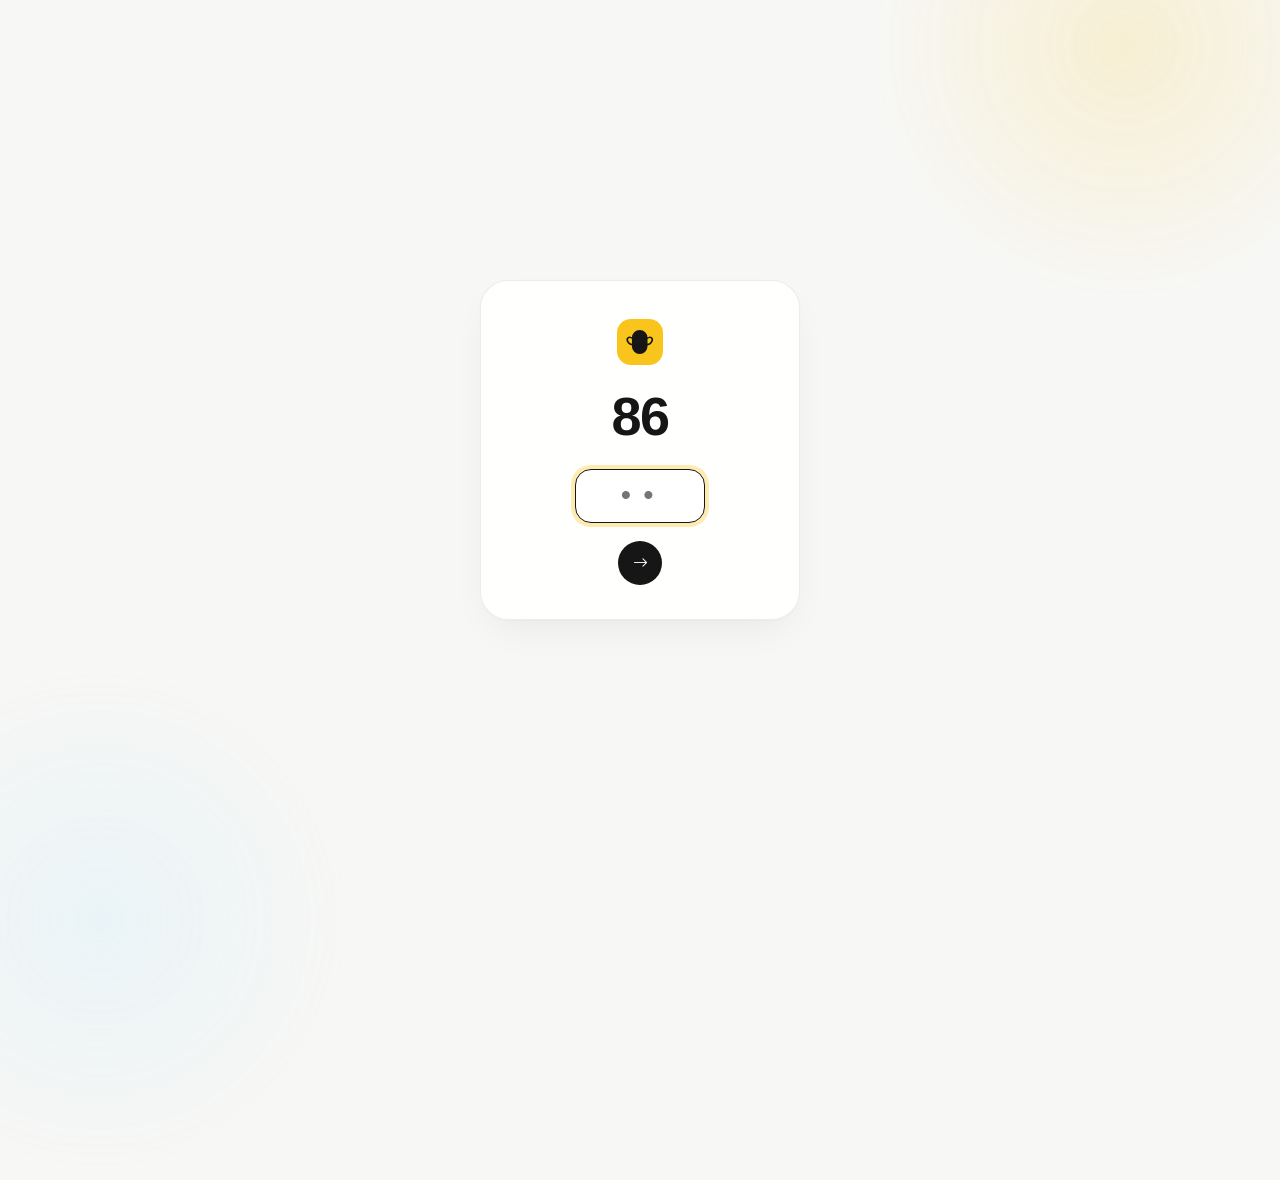
<file: index.html>
<!doctype html>
<html lang="en">
  <head>
    <meta charset="UTF-8" />
    <meta name="viewport" content="width=device-width, initial-scale=1.0" />
    <meta name="theme-color" content="#f9c51c" />
    <title>Humblebee AI | Explore</title>
    <link href="https://cdn.jsdelivr.net/npm/bootstrap-icons@1.11.3/font/bootstrap-icons.min.css" rel="stylesheet" />
    <link rel="stylesheet" href="styles.css" />
    <link rel="stylesheet" href="motion.css" />
    <script src="auth.js"></script>
  </head>
  <body>
    <main class="app-shell">
      <div class="ambient ambient-one"></div>
      <div class="ambient ambient-two"></div>

      <nav class="topbar" aria-label="Main navigation">
        <a class="brand" href="#" aria-label="Humblebee AI home">
          <span class="brand-mark" aria-hidden="true">
            <svg viewBox="0 0 36 36" role="img">
              <path d="M10.3 13.6c0-4.1 3.3-7.4 7.4-7.4s7.4 3.3 7.4 7.4v8.8c0 4.1-3.3 7.4-7.4 7.4s-7.4-3.3-7.4-7.4v-8.8Z" />
              <path class="bee-stripe" d="M11.1 14.9h13.2M10.4 20h14.6M11.1 25.1h13.2" />
              <path class="bee-wing" d="M10.6 14.5C6 11.3 2.9 13.9 5.4 18.2c1.2 2 3.2 2.8 5.4 2.7M24.9 14.5c4.6-3.2 7.7-.6 5.2 3.7-1.2 2-3.2 2.8-5.4 2.7" />
              <path class="bee-eye" d="M15.3 12.8h.1M20 12.8h.1" />
            </svg>
          </span>
          <span>humblebee<span class="brand-dot">.</span>ai</span>
        </a>
        <div class="topbar-actions">
          <span class="status-pill"><span class="status-dot"></span>Workspace ready</span>
          <button class="logout-btn" onclick="humblebeeLogout()" type="button" title="Qulflash / Chiqish">
            <i class="bi bi-lock-fill"></i> Chiqish
          </button>
        </div>
      </nav>

      <section class="menu-grid" aria-label="Explore Humblebee AI">
        <button class="menu-card card-yellow" data-panel="pipeline" type="button">
          <span class="card-icon"><i class="bi bi-diagram-3-fill"></i></span>
          <span class="card-content">
            <span class="card-kicker">01 / ACADEMY</span>
            <strong>Talent pipeline</strong>
            <span class="card-description">From learner to AI talent.</span>
          </span>
          <span class="arrow"><i class="bi bi-arrow-up-right"></i></span>
        </button>

        <button class="menu-card card-blue" data-panel="preparation" type="button">
          <span class="card-icon"><i class="bi bi-mortarboard-fill"></i></span>
          <span class="card-content">
            <span class="card-kicker">02 / LEARNING</span>
            <strong>PRE</strong>
            <span class="card-description">A practical AI foundation.</span>
          </span>
          <span class="arrow"><i class="bi bi-arrow-up-right"></i></span>
        </button>

        <button class="menu-card card-lilac" data-panel="marketing" type="button">
          <span class="card-icon"><i class="bi bi-lightbulb-fill"></i></span>
          <span class="card-content">
            <span class="card-kicker">03 / GROWTH</span>
            <strong>Marketing strategy</strong>
            <span class="card-description">Ideas into momentum.</span>
          </span>
          <span class="arrow"><i class="bi bi-arrow-up-right"></i></span>
        </button>

        <button class="menu-card card-mint" data-panel="bpoint" type="button">
          <span class="card-icon"><i class="bi bi-bullseye"></i></span>
          <span class="card-content">
            <span class="card-kicker">04 / COMMUNITY</span>
            <strong>B point</strong>
            <span class="card-description">Your point of connection.</span>
          </span>
          <span class="arrow"><i class="bi bi-arrow-up-right"></i></span>
        </button>
      </section>

      <footer class="footer-note">
        <span>Powered by curiosity</span>
        <span class="footer-line"></span>
        <span>Humblebee AI</span>
      </footer>
    </main>


    <script src="script.js"></script>
    <script src="motion.js"></script>
  </body>
</html>
</file>
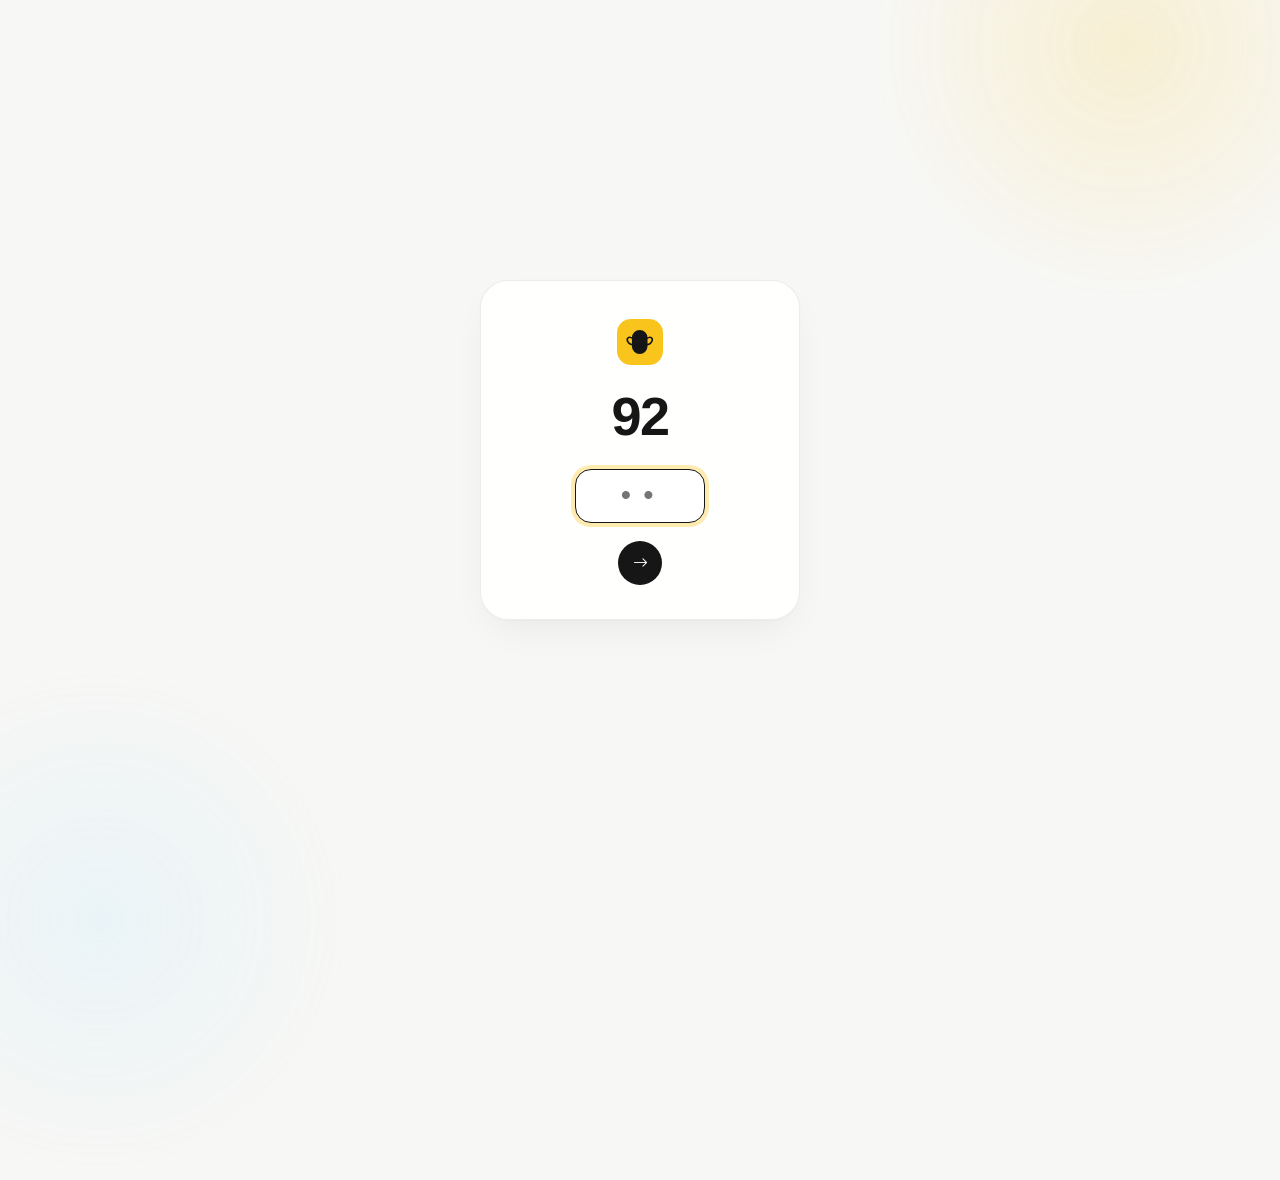
<file: bpoint.html>
<!doctype html>
<html lang="en">
  <head>
    <meta charset="UTF-8" />
    <meta name="viewport" content="width=device-width, initial-scale=1.0" />
    <meta name="theme-color" content="#E8A500" />
    <title>Point B — Where Graduates Land</title>
    <link href="https://cdn.jsdelivr.net/npm/bootstrap-icons@1.11.3/font/bootstrap-icons.min.css" rel="stylesheet" />
    <link rel="stylesheet" href="styles.css" />
    <link rel="stylesheet" href="bpoint.css" />
    <link rel="stylesheet" href="motion.css" />
    <script src="auth.js"></script>
  </head>
  <body class="bp-page">
    <header class="bp-topbar">
      <a class="brand" href="index.html" aria-label="Back to Humblebee AI home">
        <span class="brand-mark" aria-hidden="true">
          <svg viewBox="0 0 36 36"><path d="M10.3 13.6c0-4.1 3.3-7.4 7.4-7.4s7.4 3.3 7.4 7.4v8.8c0 4.1-3.3 7.4-7.4 7.4s-7.4-3.3-7.4-7.4v-8.8Z" /><path class="bee-stripe" d="M11.1 14.9h13.2M10.4 20h14.6M11.1 25.1h13.2" /><path class="bee-wing" d="M10.6 14.5C6 11.3 2.9 13.9 5.4 18.2c1.2 2 3.2 2.8 5.4 2.7M24.9 14.5c4.6-3.2 7.7-.6 5.2 3.7-1.2 2-3.2 2.8-5.4 2.7" /><path class="bee-eye" d="M15.3 12.8h.1M20 12.8h.1" /></svg>
        </span>
        <span>humblebee<span class="brand-dot">.</span>ai</span>
      </a>
      <a class="back-link" href="index.html"><i class="bi bi-arrow-left"></i> Back to menu</a>
    </header>

    <main class="bp-main">

      <!-- ============ STAGE → ROLE MAP ============ -->
      <section class="bp-section" aria-labelledby="h-map">
        <div class="section-head">
          <span class="section-tag">01</span>
          <div>
            <h2 id="h-map">What each stage qualifies you for</h2>
          </div>
        </div>

        <div class="map-grid">
          <article class="map-card">
            <header>
              <span class="map-stage">SL</span>
              <h3>Soft Landing</h3>
            </header>
            <p class="map-roles">Junior Backend &middot; Data Analyst &middot; Automation Engineer</p>
            <p class="map-pay"><strong>8&ndash;15M</strong> so&rsquo;m / month</p>
            <ul class="map-skills">
              <li>Python, Django or FastAPI</li>
              <li>SQL, PostgreSQL</li>
              <li>Git, Docker basics</li>
              <li>REST API integration</li>
            </ul>
            <p class="map-note">Internship or junior contract. The first paid role.</p>
          </article>

          <article class="map-card">
            <header>
              <span class="map-stage">FO</span>
              <h3>Foundation</h3>
            </header>
            <p class="map-roles">Middle Backend &middot; ML Engineer &middot; CV / NLP Engineer</p>
            <p class="map-pay"><strong>15&ndash;25M</strong> so&rsquo;m / month</p>
            <ul class="map-skills">
              <li>NumPy, Pandas, scikit-learn</li>
              <li>PyTorch or TensorFlow</li>
              <li>Kafka, Redis, microservices</li>
              <li>A specialisation: CV, NLP or AI systems</li>
            </ul>
            <p class="map-note">Full contract. Portfolio and specialisation matter here.</p>
          </article>

          <article class="map-card final">
            <header>
              <span class="map-stage">G3</span>
              <h3>Growth 3</h3>
            </header>
            <p class="map-roles">Senior Engineer &middot; Tech Lead &middot; Relocation track</p>
            <p class="map-pay"><strong>25M+</strong> so&rsquo;m / month, or <strong>$2.5&ndash;6k</strong> abroad</p>
            <ul class="map-skills">
              <li>Distributed systems, scaling</li>
              <li>Production ML, MLOps</li>
              <li>System design, mentoring</li>
              <li>Technical English (B2+)</li>
            </ul>
            <p class="map-note">International offers and relocation become realistic.</p>
          </article>
        </div>
      </section>

      <!-- ============ UZBEKISTAN ============ -->
      <section class="bp-section" aria-labelledby="h-uz">
        <div class="section-head">
          <span class="section-tag">02</span>
          <div>
            <h2 id="h-uz">Uzbekistan &mdash; the companies to sign with first</h2>
          </div>
        </div>

        <div class="co-table" role="table" aria-label="Uzbekistan employers">
          <div class="co-row co-head" role="row">
            <span role="columnheader">Company</span>
            <span role="columnheader">Roles for our students</span>
            <span role="columnheader">Stack they ask for</span>
            <span role="columnheader">Offer / month</span>
            <span role="columnheader">Match</span>
          </div>

          <div class="co-row" role="row">
            <div role="cell">
              <strong>Uzum Technologies</strong>
              <span class="co-meta">Marketplace, Fintech, Nasiya &middot; 220+ open roles</span>
            </div>
            <div role="cell">Backend Engineer, Data Analyst, ML / RecSys</div>
            <div role="cell"><code>Java</code> <code>Go</code> <code>Python</code> <code>PostgreSQL</code> <code>Kafka</code> <code>Redis</code> <code>K8s</code></div>
            <div role="cell" class="co-pay">15&ndash;25M+</div>
            <div role="cell"><span class="tag fo">FO</span><span class="tag g3">G3</span></div>
          </div>

          <div class="co-row" role="row">
            <div role="cell">
              <strong>TBC Bank UZ</strong>
              <span class="co-meta">Digital-first bank &middot; 110+ open roles</span>
            </div>
            <div role="cell">Backend, Data Engineer, Risk / Scoring analyst</div>
            <div role="cell"><code>Python</code> <code>Java</code> <code>SQL</code> <code>Airflow</code> <code>Docker</code></div>
            <div role="cell" class="co-pay">12&ndash;22M</div>
            <div role="cell"><span class="tag sl">SL</span><span class="tag fo">FO</span></div>
          </div>

          <div class="co-row" role="row">
            <div role="cell">
              <strong>Hamkorbank</strong>
              <span class="co-meta">One of the largest private banks &middot; 60+ open roles</span>
            </div>
            <div role="cell">Backend Developer, BI / Reporting analyst</div>
            <div role="cell"><code>Python</code> <code>Django</code> <code>Oracle</code> <code>Power BI</code> <code>SQL</code></div>
            <div role="cell" class="co-pay">10&ndash;18M</div>
            <div role="cell"><span class="tag sl">SL</span><span class="tag fo">FO</span></div>
          </div>

          <div class="co-row" role="row">
            <div role="cell">
              <strong>UCMG / UZCARD</strong>
              <span class="co-meta">National payment infrastructure</span>
            </div>
            <div role="cell">Python Developer (BNPL), Integration Engineer</div>
            <div role="cell"><code>Python</code> <code>FastAPI</code> <code>PostgreSQL</code> <code>REST</code></div>
            <div role="cell" class="co-pay">15&ndash;25M</div>
            <div role="cell"><span class="tag fo">FO</span></div>
          </div>

          <div class="co-row" role="row">
            <div role="cell">
              <strong>Beeline UZ (Unitel)</strong>
              <span class="co-meta">Telecom, large data volumes</span>
            </div>
            <div role="cell">Python Backend, Data Analyst</div>
            <div role="cell"><code>Python</code> <code>SQL</code> <code>Spark</code> <code>Linux</code></div>
            <div role="cell" class="co-pay">12&ndash;20M</div>
            <div role="cell"><span class="tag sl">SL</span><span class="tag fo">FO</span></div>
          </div>

          <div class="co-row" role="row">
            <div role="cell">
              <strong>Garant Bank &middot; Aros &middot; RedTeam</strong>
              <span class="co-meta">Mid-size firms, faster hiring</span>
            </div>
            <div role="cell">Middle Backend, AI agent developer</div>
            <div role="cell"><code>Python</code> <code>Django</code> <code>LLM APIs</code> <code>PostgreSQL</code></div>
            <div role="cell" class="co-pay">8&ndash;17M</div>
            <div role="cell"><span class="tag sl">SL</span></div>
          </div>
        </div>

      </section>

      <!-- ============ WHO HIRES AI/ML ============ -->
      <section class="bp-section" aria-labelledby="h-ai">
        <div class="section-head">
          <span class="section-tag">03</span>
          <div>
            <h2 id="h-ai">Who is hiring AI, ML and data people right now</h2>
          </div>
        </div>

        <h3 class="sub-head">Machine learning &amp; AI engineers</h3>
        <div class="co-table" role="table" aria-label="AI and ML employers">
          <div class="co-row co-head" role="row">
            <span role="columnheader">Company</span>
            <span role="columnheader">Role posted</span>
            <span role="columnheader">Asking for</span>
            <span role="columnheader">Offer</span>
            <span role="columnheader">Match</span>
          </div>

          <div class="co-row" role="row">
            <div role="cell"><strong>Key Group</strong><span class="co-meta">Private IT group</span></div>
            <div role="cell">ML Engineer / Data Scientist</div>
            <div role="cell"><code>Python</code> <code>PyTorch</code> <code>SQL</code> <code>3&ndash;6 yrs</code></div>
            <div role="cell" class="co-pay">$2,500</div>
            <div role="cell"><span class="tag g3">G3</span></div>
          </div>

          <div class="co-row" role="row">
            <div role="cell"><strong>Agrobank</strong><span class="co-meta">Two separate AI teams hiring</span></div>
            <div role="cell">MLOps Engineer &middot; NLP Team Lead (LLM)</div>
            <div role="cell"><code>Python</code> <code>Docker</code> <code>LLM</code> <code>MLOps</code></div>
            <div role="cell" class="co-pay">on request</div>
            <div role="cell"><span class="tag fo">FO</span><span class="tag g3">G3</span></div>
          </div>

          <div class="co-row" role="row">
            <div role="cell"><strong>National Statistics Committee</strong><span class="co-meta">State data office</span></div>
            <div role="cell">Data Scientist / ML Engineer (middle+)</div>
            <div role="cell"><code>Python</code> <code>SQL</code> <code>Pandas</code> <code>scikit-learn</code> <code>PyTorch</code></div>
            <div role="cell" class="co-pay">12M so&rsquo;m</div>
            <div role="cell"><span class="tag fo">FO</span></div>
          </div>

          <div class="co-row" role="row">
            <div role="cell"><strong>Alif Uzbekistan</strong><span class="co-meta">Fintech, regional teams</span></div>
            <div role="cell">Middle Machine Learning Engineer</div>
            <div role="cell"><code>Python</code> <code>ML</code> <code>1&ndash;3 yrs</code></div>
            <div role="cell" class="co-pay">on request</div>
            <div role="cell"><span class="tag fo">FO</span></div>
          </div>

          <div class="co-row" role="row">
            <div role="cell"><strong>Digital Technologies Research Institute</strong><span class="co-meta">Speech and vision research</span></div>
            <div role="cell">ML Engineer &mdash; OCR, STT / TTS</div>
            <div role="cell"><code>OCR</code> <code>speech-to-text</code> <code>Python</code> <code>1&ndash;3 yrs</code></div>
            <div role="cell" class="co-pay">on request</div>
            <div role="cell"><span class="tag fo">FO</span></div>
          </div>

          <div class="co-row" role="row">
            <div role="cell"><strong>Itransition</strong><span class="co-meta">International outsourcing</span></div>
            <div role="cell">ML Engineer (Trading), middle / senior</div>
            <div role="cell"><code>Python</code> <code>ML</code> <code>finance domain</code> <code>3&ndash;6 yrs</code></div>
            <div role="cell" class="co-pay">on request</div>
            <div role="cell"><span class="tag g3">G3</span></div>
          </div>

          <div class="co-row" role="row">
            <div role="cell"><strong>UD SSC</strong><span class="co-meta">Tashkent City</span></div>
            <div role="cell">AI Data Scientist (senior)</div>
            <div role="cell"><code>Python</code> <code>ML</code> <code>6+ yrs</code></div>
            <div role="cell" class="co-pay">on request</div>
            <div role="cell"><span class="tag g3">G3</span></div>
          </div>
        </div>

        <h3 class="sub-head">Data analysts &mdash; the easiest first job</h3>
        <div class="co-table" role="table" aria-label="Data analyst employers">
          <div class="co-row co-head" role="row">
            <span role="columnheader">Company</span>
            <span role="columnheader">Role posted</span>
            <span role="columnheader">Asking for</span>
            <span role="columnheader">Offer</span>
            <span role="columnheader">Match</span>
          </div>

          <div class="co-row" role="row">
            <div role="cell"><strong>CORE TECHNOLOGY</strong><span class="co-meta">Hires at junior level &mdash; start here</span></div>
            <div role="cell">Junior Data Analyst</div>
            <div role="cell"><code>SQL</code> <code>Excel</code> <code>Python basics</code></div>
            <div role="cell" class="co-pay">from 8M</div>
            <div role="cell"><span class="tag sl">SL</span></div>
          </div>

          <div class="co-row" role="row">
            <div role="cell"><strong>TBC Operations</strong><span class="co-meta">Building a Data Governance function</span></div>
            <div role="cell">Reporting Analyst</div>
            <div role="cell"><code>SQL</code> <code>BI tools</code> <code>1&ndash;3 yrs</code></div>
            <div role="cell" class="co-pay">on request</div>
            <div role="cell"><span class="tag sl">SL</span></div>
          </div>

          <div class="co-row" role="row">
            <div role="cell"><strong>Korzinka</strong><span class="co-meta">Retail chain, large transaction data</span></div>
            <div role="cell">Data Analyst</div>
            <div role="cell"><code>SQL</code> <code>Power BI</code> <code>Python</code></div>
            <div role="cell" class="co-pay">on request</div>
            <div role="cell"><span class="tag sl">SL</span></div>
          </div>

          <div class="co-row" role="row">
            <div role="cell"><strong>Kapitalbank &middot; APEX &middot; Open Bank &middot; Davr Bank</strong><span class="co-meta">Four banks, all hiring analysts</span></div>
            <div role="cell">Data Analyst &middot; System Analyst (Data Office)</div>
            <div role="cell"><code>SQL</code> <code>Power BI</code> <code>Excel</code> <code>1&ndash;3 yrs</code></div>
            <div role="cell" class="co-pay">10&ndash;18M</div>
            <div role="cell"><span class="tag sl">SL</span><span class="tag fo">FO</span></div>
          </div>
        </div>

      </section>

      <!-- ============ INTERNATIONAL ============ -->
      <section class="bp-section" aria-labelledby="h-intl">
        <div class="section-head">
          <span class="section-tag">04</span>
          <div>
            <h2 id="h-intl">Beyond Uzbekistan</h2>
          </div>
        </div>

        <h3 class="sub-head">South Korea &mdash; E-7-1 visa, floor 31.12M KRW / year</h3>
        <div class="co-table" role="table" aria-label="South Korea &mdash; E-7-1 visa, floor 31.12M KRW / year employers">
          <div class="co-row co-head" role="row">
            <span role="columnheader">Company</span>
            <span role="columnheader">Role posted</span>
            <span role="columnheader">Required</span>
            <span role="columnheader">Offer</span>
            <span role="columnheader">Match</span>
          </div>

          <div class="co-row" role="row">
            <div role="cell"><strong>NAVER AI Lab</strong><span class="co-meta">Hires globally, English at research level</span></div>
            <div role="cell">LLM Research, Applied ML Engineer</div>
            <div role="cell"><code>PyTorch</code> <code>LLM</code> <code>publications</code></div>
            <div role="cell" class="co-pay">&#8361;130&ndash;280M / yr</div>
            <div role="cell"><span class="tag g3">G3</span></div>
          </div>

          <div class="co-row" role="row">
            <div role="cell"><strong>Kakao Brain</strong><span class="co-meta">English-first team, KoGPT and Karlo</span></div>
            <div role="cell">AI Research Engineer, Multimodal</div>
            <div role="cell"><code>PyTorch</code> <code>NLP</code> <code>CV</code></div>
            <div role="cell" class="co-pay">&#8361;90&ndash;175M / yr</div>
            <div role="cell"><span class="tag g3">G3</span></div>
          </div>

          <div class="co-row" role="row">
            <div role="cell"><strong>Coupang</strong><span class="co-meta">US-listed equity, Seoul&ndash;Seattle mobility</span></div>
            <div role="cell">ML Engineer, Search &amp; Recommendation</div>
            <div role="cell"><code>Python</code> <code>Spark</code> <code>English</code></div>
            <div role="cell" class="co-pay">&#8361;250&ndash;350M / yr</div>
            <div role="cell"><span class="tag g3">G3</span></div>
          </div>

          <div class="co-row" role="row">
            <div role="cell"><strong>Upstage</strong><span class="co-meta">First Korean generative-AI unicorn, remote-first</span></div>
            <div role="cell">LLM Engineer, Document AI</div>
            <div role="cell"><code>LLM</code> <code>OCR</code> <code>fine-tuning</code></div>
            <div role="cell" class="co-pay">on request</div>
            <div role="cell"><span class="tag g3">G3</span></div>
          </div>

          <div class="co-row" role="row">
            <div role="cell"><strong>Rebellions</strong><span class="co-meta">AI chips, best-funded Korean AI startup</span></div>
            <div role="cell">ML Compiler, Model Optimisation</div>
            <div role="cell"><code>C++</code> <code>CUDA</code> <code>PyTorch</code></div>
            <div role="cell" class="co-pay">on request</div>
            <div role="cell"><span class="tag g3">G3</span></div>
          </div>

          <div class="co-row" role="row">
            <div role="cell"><strong>Samsung &middot; SK hynix</strong><span class="co-meta">Large in-house AI divisions</span></div>
            <div role="cell">AI Engineer, On-device ML</div>
            <div role="cell"><code>Python</code> <code>C++</code> <code>edge ML</code></div>
            <div role="cell" class="co-pay">&#8361;80&ndash;150M / yr</div>
            <div role="cell"><span class="tag g3">G3</span></div>
          </div>

        </div>

        <h3 class="sub-head">Russia &amp; Kazakhstan &mdash; no visa, no language barrier</h3>
        <div class="co-table" role="table" aria-label="Russia &amp; Kazakhstan &mdash; no visa, no language barrier employers">
          <div class="co-row co-head" role="row">
            <span role="columnheader">Company</span>
            <span role="columnheader">Role posted</span>
            <span role="columnheader">Required</span>
            <span role="columnheader">Offer</span>
            <span role="columnheader">Match</span>
          </div>

          <div class="co-row" role="row">
            <div role="cell"><strong>Yandex</strong><span class="co-meta">The largest ML employer in the region</span></div>
            <div role="cell">ML Engineer, Data Scientist, CV / NLP</div>
            <div role="cell"><code>Python</code> <code>PyTorch</code> <code>algorithms</code></div>
            <div role="cell" class="co-pay">$2,500&ndash;5,000</div>
            <div role="cell"><span class="tag g3">G3</span></div>
          </div>

          <div class="co-row" role="row">
            <div role="cell"><strong>Ozon</strong><span class="co-meta">Recommendation and logistics ML</span></div>
            <div role="cell">ML Engineer (RecSys), Data Engineer</div>
            <div role="cell"><code>Python</code> <code>Spark</code> <code>Airflow</code></div>
            <div role="cell" class="co-pay">$2,000&ndash;4,000</div>
            <div role="cell"><span class="tag fo">FO</span><span class="tag g3">G3</span></div>
          </div>

          <div class="co-row" role="row">
            <div role="cell"><strong>Sber / SberAI</strong><span class="co-meta">GigaChat, large research budget</span></div>
            <div role="cell">Research Engineer, MLOps</div>
            <div role="cell"><code>PyTorch</code> <code>LLM</code> <code>K8s</code></div>
            <div role="cell" class="co-pay">$2,500&ndash;4,500</div>
            <div role="cell"><span class="tag g3">G3</span></div>
          </div>

          <div class="co-row" role="row">
            <div role="cell"><strong>Kaspi.kz</strong><span class="co-meta">Kazakh fintech, strong data org</span></div>
            <div role="cell">Data Scientist, Risk Modelling</div>
            <div role="cell"><code>Python</code> <code>SQL</code> <code>scikit-learn</code></div>
            <div role="cell" class="co-pay">$1,800&ndash;3,500</div>
            <div role="cell"><span class="tag fo">FO</span></div>
          </div>

          <div class="co-row" role="row">
            <div role="cell"><strong>Halyk Bank</strong><span class="co-meta">Scoring and credit risk models</span></div>
            <div role="cell">Data Analyst, Scoring Analyst</div>
            <div role="cell"><code>SQL</code> <code>Python</code> <code>statistics</code></div>
            <div role="cell" class="co-pay">$1,500&ndash;2,800</div>
            <div role="cell"><span class="tag sl">SL</span><span class="tag fo">FO</span></div>
          </div>

          <div class="co-row" role="row">
            <div role="cell"><strong>Tinkoff / T-Bank</strong><span class="co-meta">Hires remotely across CIS</span></div>
            <div role="cell">Backend, ML Engineer</div>
            <div role="cell"><code>Python</code> <code>PostgreSQL</code> <code>ML</code></div>
            <div role="cell" class="co-pay">$2,000&ndash;4,000</div>
            <div role="cell"><span class="tag fo">FO</span><span class="tag g3">G3</span></div>
          </div>

        </div>

        <h3 class="sub-head">Europe &mdash; EU Blue Card route</h3>
        <div class="co-table" role="table" aria-label="Europe &mdash; EU Blue Card route employers">
          <div class="co-row co-head" role="row">
            <span role="columnheader">Company</span>
            <span role="columnheader">Role posted</span>
            <span role="columnheader">Required</span>
            <span role="columnheader">Offer</span>
            <span role="columnheader">Match</span>
          </div>

          <div class="co-row" role="row">
            <div role="cell"><strong>Luxoft &middot; EPAM</strong><span class="co-meta">Polish and German offices, sponsor routinely</span></div>
            <div role="cell">Python Developer, Data Engineer</div>
            <div role="cell"><code>Python</code> <code>SQL</code> <code>English B2</code></div>
            <div role="cell" class="co-pay">&euro;3,000&ndash;4,500</div>
            <div role="cell"><span class="tag fo">FO</span><span class="tag g3">G3</span></div>
          </div>

          <div class="co-row" role="row">
            <div role="cell"><strong>Zalando</strong><span class="co-meta">Berlin, English-speaking engineering</span></div>
            <div role="cell">ML Engineer, Applied Scientist</div>
            <div role="cell"><code>Python</code> <code>PyTorch</code> <code>AWS</code></div>
            <div role="cell" class="co-pay">&euro;4,500&ndash;6,500</div>
            <div role="cell"><span class="tag g3">G3</span></div>
          </div>

          <div class="co-row" role="row">
            <div role="cell"><strong>Delivery Hero</strong><span class="co-meta">Berlin, relocation package</span></div>
            <div role="cell">Data Scientist, ML Platform</div>
            <div role="cell"><code>Python</code> <code>Spark</code> <code>K8s</code></div>
            <div role="cell" class="co-pay">&euro;4,000&ndash;6,000</div>
            <div role="cell"><span class="tag g3">G3</span></div>
          </div>

          <div class="co-row" role="row">
            <div role="cell"><strong>Adyen</strong><span class="co-meta">Amsterdam, fintech scale</span></div>
            <div role="cell">Data Engineer, Risk ML</div>
            <div role="cell"><code>Python</code> <code>Java</code> <code>SQL</code></div>
            <div role="cell" class="co-pay">&euro;4,500&ndash;6,500</div>
            <div role="cell"><span class="tag g3">G3</span></div>
          </div>

          <div class="co-row" role="row">
            <div role="cell"><strong>Booking.com</strong><span class="co-meta">Amsterdam, visa support</span></div>
            <div role="cell">ML Engineer, Personalisation</div>
            <div role="cell"><code>Python</code> <code>A/B testing</code> <code>ML</code></div>
            <div role="cell" class="co-pay">&euro;4,500&ndash;7,000</div>
            <div role="cell"><span class="tag g3">G3</span></div>
          </div>

          <div class="co-row" role="row">
            <div role="cell"><strong>Netguru &middot; STX Next</strong><span class="co-meta">Polish firms, lower bar to entry</span></div>
            <div role="cell">Python Developer (remote or relocated)</div>
            <div role="cell"><code>Django</code> <code>FastAPI</code> <code>English</code></div>
            <div role="cell" class="co-pay">&euro;2,500&ndash;4,000</div>
            <div role="cell"><span class="tag fo">FO</span></div>
          </div>

        </div>

        <h3 class="sub-head">USA &mdash; companies that sponsor visas</h3>
        <div class="co-table" role="table" aria-label="USA &mdash; companies that sponsor visas">
          <div class="co-row co-head" role="row">
            <span role="columnheader">Company</span>
            <span role="columnheader">Role posted</span>
            <span role="columnheader">Required</span>
            <span role="columnheader">Offer</span>
            <span role="columnheader">Match</span>
          </div>

          <div class="co-row" role="row">
            <div role="cell"><strong>Amazon / AWS</strong><span class="co-meta">Largest H-1B sponsor &mdash; 10,044 approvals</span></div>
            <div role="cell">SDE, Data Engineer, Applied Scientist</div>
            <div role="cell"><code>Python</code> <code>Java</code> <code>AWS</code> <code>CS degree</code></div>
            <div role="cell" class="co-pay">$150&ndash;190k / yr</div>
            <div role="cell"><span class="tag g3">G3</span></div>
          </div>

          <div class="co-row" role="row">
            <div role="cell"><strong>Google</strong><span class="co-meta">35,000+ petitions, 98.7% approval rate</span></div>
            <div role="cell">Software Engineer, ML Engineer</div>
            <div role="cell"><code>algorithms</code> <code>system design</code> <code>degree</code></div>
            <div role="cell" class="co-pay">$170&ndash;185k / yr</div>
            <div role="cell"><span class="tag g3">G3</span></div>
          </div>

          <div class="co-row" role="row">
            <div role="cell"><strong>Microsoft</strong><span class="co-meta">5,189 approvals, cloud and AI heavy</span></div>
            <div role="cell">SWE, Azure ML, Data Scientist</div>
            <div role="cell"><code>C#</code> <code>Python</code> <code>Azure</code></div>
            <div role="cell" class="co-pay">$163k+ / yr</div>
            <div role="cell"><span class="tag g3">G3</span></div>
          </div>

          <div class="co-row" role="row">
            <div role="cell"><strong>Meta</strong><span class="co-meta">Top-4 sponsor, strong ML org</span></div>
            <div role="cell">ML Engineer, Research Engineer</div>
            <div role="cell"><code>PyTorch</code> <code>large-scale ML</code></div>
            <div role="cell" class="co-pay">$180&ndash;220k / yr</div>
            <div role="cell"><span class="tag g3">G3</span></div>
          </div>

          <div class="co-row" role="row">
            <div role="cell"><strong>Nvidia</strong><span class="co-meta">600+ AI/ML petitions filed</span></div>
            <div role="cell">Deep Learning Engineer, CUDA</div>
            <div role="cell"><code>CUDA</code> <code>C++</code> <code>PyTorch</code></div>
            <div role="cell" class="co-pay">$184&ndash;357k / yr</div>
            <div role="cell"><span class="tag g3">G3</span></div>
          </div>

          <div class="co-row" role="row">
            <div role="cell"><strong>OpenAI &middot; Anthropic</strong><span class="co-meta">350+ and 200+ AI petitions; the hardest bar anywhere</span></div>
            <div role="cell">Member of Technical Staff</div>
            <div role="cell"><code>research record</code> <code>publications</code> <code>PhD-level</code></div>
            <div role="cell" class="co-pay">$295&ndash;500k / yr</div>
            <div role="cell"><span class="tag g3">G3</span></div>
          </div>

          <div class="co-row" role="row">
            <div role="cell"><strong>Uber &middot; Apple &middot; Netflix</strong><span class="co-meta">Regular sponsors, smaller volumes</span></div>
            <div role="cell">Backend, Data, ML Engineer</div>
            <div role="cell"><code>distributed systems</code> <code>degree</code></div>
            <div role="cell" class="co-pay">$160&ndash;210k / yr</div>
            <div role="cell"><span class="tag g3">G3</span></div>
          </div>

        </div>

        <h3 class="sub-head">USA &amp; global &mdash; remote, no visa needed</h3>
        <div class="co-table" role="table" aria-label="USA &amp; global &mdash; remote, no visa needed">
          <div class="co-row co-head" role="row">
            <span role="columnheader">Company</span>
            <span role="columnheader">Role posted</span>
            <span role="columnheader">Required</span>
            <span role="columnheader">Offer</span>
            <span role="columnheader">Match</span>
          </div>

          <div class="co-row" role="row">
            <div role="cell"><strong>Deel &middot; Remote.com</strong><span class="co-meta">Employer-of-record, fully legal from Tashkent</span></div>
            <div role="cell">Any role, contracted through them</div>
            <div role="cell"><code>portfolio</code> <code>English</code> <code>overlap hrs</code></div>
            <div role="cell" class="co-pay">$2,500&ndash;6,000 / mo</div>
            <div role="cell"><span class="tag fo">FO</span><span class="tag g3">G3</span></div>
          </div>

          <div class="co-row" role="row">
            <div role="cell"><strong>Toptal</strong><span class="co-meta">Vetted network, screening is genuinely hard</span></div>
            <div role="cell">Python Developer, Data Scientist</div>
            <div role="cell"><code>3+ yrs</code> <code>English C1</code> <code>live interview</code></div>
            <div role="cell" class="co-pay">$3,000&ndash;7,000 / mo</div>
            <div role="cell"><span class="tag g3">G3</span></div>
          </div>

          <div class="co-row" role="row">
            <div role="cell"><strong>Turing &middot; Andela</strong><span class="co-meta">Match engineers to US startups</span></div>
            <div role="cell">Backend, Full-stack, ML Engineer</div>
            <div role="cell"><code>GitHub</code> <code>cloud</code> <code>English</code></div>
            <div role="cell" class="co-pay">$2,000&ndash;5,000 / mo</div>
            <div role="cell"><span class="tag fo">FO</span><span class="tag g3">G3</span></div>
          </div>

          <div class="co-row" role="row">
            <div role="cell"><strong>Scale AI &middot; Surge AI</strong><span class="co-meta">Data labelling and RLHF &mdash; entry-friendly</span></div>
            <div role="cell">AI Data Annotator, Domain Expert</div>
            <div role="cell"><code>English</code> <code>domain knowledge</code></div>
            <div role="cell" class="co-pay">$800&ndash;2,500 / mo</div>
            <div role="cell"><span class="tag sl">SL</span></div>
          </div>

          <div class="co-row" role="row">
            <div role="cell"><strong>Upwork &middot; Contra</strong><span class="co-meta">Freelance &mdash; the lowest barrier of all</span></div>
            <div role="cell">Automation, scraping, small ML jobs</div>
            <div role="cell"><code>Python</code> <code>reviews</code> <code>English</code></div>
            <div role="cell" class="co-pay">$500&ndash;3,000 / mo</div>
            <div role="cell"><span class="tag sl">SL</span><span class="tag fo">FO</span></div>
          </div>

        </div>
      </section>

      <!-- ============ ACTION PLAN ============ -->
      <section class="bp-section" aria-labelledby="h-plan">
        <div class="section-head">
          <span class="section-tag">05</span>
          <div>
            <h2 id="h-plan">What the academy has to do</h2>
          </div>
        </div>

        <ol class="plan-list">
          <li>
            <span class="plan-n">1</span>
            <div>
              <h3>Sign internship agreements before students need them</h3>
              <p>
                Target the six companies above. A written internship memorandum with
                Uzum, TBC and Hamkorbank covers most of an SL cohort.
              </p>
            </div>
          </li>
          <li>
            <span class="plan-n">2</span>
            <div>
              <h3>Keep a live vacancy board</h3>
              <p>
                Track hh.uz, LinkedIn and Telegram channels weekly. A student finishing
                SL should see real openings that match what they just learned.
              </p>
            </div>
          </li>
          <li>
            <span class="plan-n">3</span>
            <div>
              <h3>Build the stack the market asks for, not the one we prefer</h3>
              <p>
                Every listing above wants PostgreSQL, Docker and Git. These belong in
                the curriculum because employers name them, not because they are fashionable.
              </p>
            </div>
          </li>
          <li>
            <span class="plan-n">4</span>
            <div>
              <h3>Teach the interview, not just the job</h3>
              <p>
                CV review, LinkedIn profile, algorithmic practice and a mock technical
                interview inside FO. Most rejections happen here, not in the work itself.
              </p>
            </div>
          </li>
          <li>
            <span class="plan-n">5</span>
            <div>
              <h3>Run an alumni and hiring-partner channel</h3>
              <p>
                A graduate inside Uzum is the best recruiter for the next cohort. Keep
                them connected and ask them to refer.
              </p>
            </div>
          </li>
        </ol>
      </section>

      <section class="bp-cta">
        <div>
          <h2>See the path that leads here</h2>
        </div>
        <a class="cta-link" href="pipeline.html">
          View the academy journey <i class="bi bi-arrow-right"></i>
        </a>
      </section>
    </main>

    <script src="motion.js"></script>
  </body>
</html>
</file>
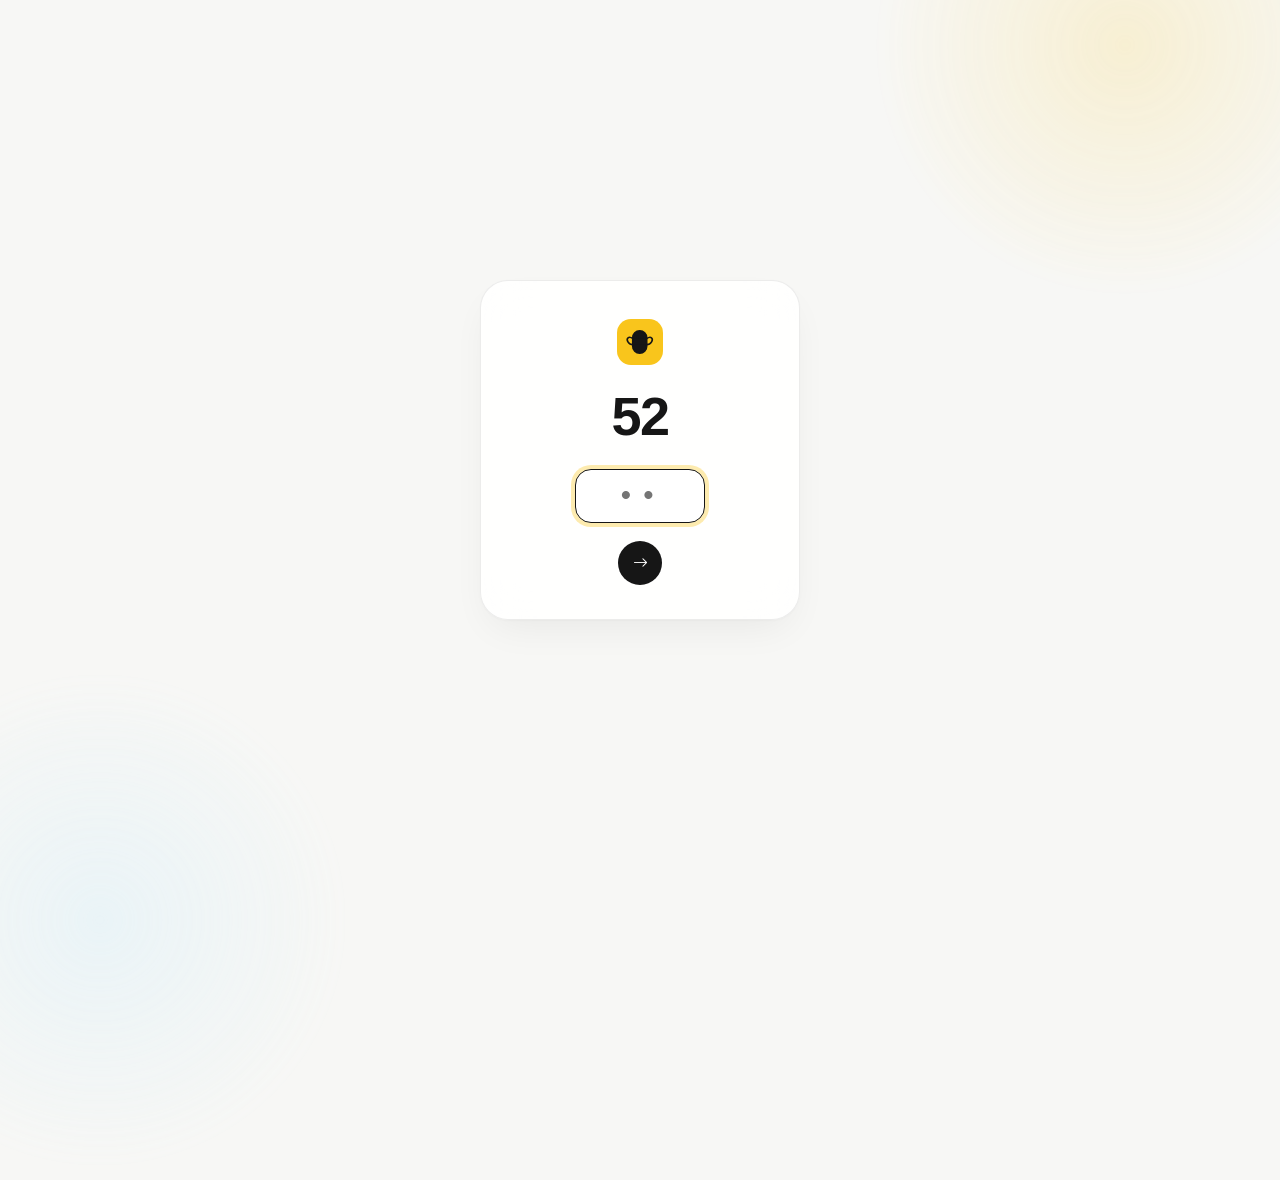
<file: login.html>
<!doctype html>
<html lang="en">
  <head>
    <meta charset="UTF-8" />
    <meta name="viewport" content="width=device-width, initial-scale=1.0" />
    <meta name="theme-color" content="#f9c51c" />
    <title>Humblebee AI</title>
    <link href="https://cdn.jsdelivr.net/npm/bootstrap-icons@1.11.3/font/bootstrap-icons.min.css" rel="stylesheet" />
    <link rel="stylesheet" href="styles.css" />
    <link rel="stylesheet" href="motion.css" />
    <script src="auth.js"></script>
    <style>
      body {
        margin: 0;
        min-height: 100vh;
        display: flex;
        align-items: center;
        justify-content: center;
        background: #f7f7f5;
        font-family: -apple-system, BlinkMacSystemFont, "SF Pro Display", "Segoe UI", sans-serif;
        overflow: hidden;
      }

      .gate-shell {
        position: relative;
        width: 100%;
        max-width: 360px;
        padding: 20px;
        display: flex;
        flex-direction: column;
        align-items: center;
      }

      .gate-card {
        width: 100%;
        background: rgba(255, 255, 255, 0.9);
        backdrop-filter: blur(24px);
        -webkit-backdrop-filter: blur(24px);
        border: 1px solid rgba(22, 22, 22, 0.08);
        border-radius: 28px;
        padding: 38px 28px 34px;
        box-shadow: 
          0 16px 40px -12px rgba(0, 0, 0, 0.07),
          0 1px 3px rgba(0, 0, 0, 0.03);
        display: flex;
        flex-direction: column;
        align-items: center;
        box-sizing: border-box;
      }

      .brand-mark {
        width: 46px;
        height: 46px;
        border-radius: 14px;
        background: var(--yellow);
        display: grid;
        place-items: center;
        margin-bottom: 24px;
      }

      .brand-mark svg {
        width: 34px;
        height: 34px;
        fill: var(--ink);
        stroke: var(--ink);
        stroke-linecap: round;
        stroke-linejoin: round;
        stroke-width: 1.7;
      }

      .brand-mark .bee-stripe,
      .brand-mark .bee-wing {
        fill: none;
      }

      .code-display {
        font-family: -apple-system, BlinkMacSystemFont, "SF Pro Display", "Segoe UI", sans-serif;
        font-size: 54px;
        font-weight: 800;
        letter-spacing: -0.03em;
        color: var(--ink);
        line-height: 1;
        margin-bottom: 26px;
        user-select: none;
        cursor: pointer;
        transition: transform 0.15s ease, opacity 0.15s ease;
      }

      .code-display:active {
        transform: scale(0.95);
        opacity: 0.7;
      }

      .gate-form {
        width: 100%;
        display: flex;
        flex-direction: column;
        align-items: center;
        gap: 16px;
      }

      .pin-input {
        width: 130px;
        height: 54px;
        text-align: center;
        font-family: ui-monospace, SFMono-Regular, Menlo, Monaco, Consolas, monospace;
        font-size: 28px;
        font-weight: 700;
        letter-spacing: 0.2em;
        color: var(--ink);
        background: #ffffff;
        border: 1.5px solid rgba(22, 22, 22, 0.12);
        border-radius: 16px;
        outline: none;
        transition: all 0.2s ease;
        box-sizing: border-box;
      }

      .pin-input:focus {
        border-color: var(--ink);
        box-shadow: 0 0 0 4px rgba(249, 197, 28, 0.35);
      }

      .pin-input.error {
        border-color: #e53935;
        background: #fff5f5;
        animation: shake 0.35s ease;
      }

      .pin-input.success {
        border-color: #2e7d32;
        background: #f1f8f3;
      }

      @keyframes shake {
        0%, 100% { transform: translateX(0); }
        20%, 60% { transform: translateX(-6px); }
        40%, 80% { transform: translateX(6px); }
      }

      .btn-submit {
        width: 44px;
        height: 44px;
        border: none;
        border-radius: 50%;
        background: var(--ink);
        color: #ffffff;
        display: grid;
        place-items: center;
        font-size: 15px;
        cursor: pointer;
        transition: all 0.2s ease;
        margin-top: 2px;
      }

      .btn-submit:hover {
        transform: scale(1.06);
        background: #333336;
      }

      .btn-submit:active {
        transform: scale(0.96);
      }
    </style>
  </head>
  <body>
    <div class="ambient ambient-one"></div>
    <div class="ambient ambient-two"></div>

    <div class="gate-shell">
      <div class="gate-card">
        <div class="brand-mark" aria-hidden="true">
          <svg viewBox="0 0 36 36">
            <path d="M10.3 13.6c0-4.1 3.3-7.4 7.4-7.4s7.4 3.3 7.4 7.4v8.8c0 4.1-3.3 7.4-7.4 7.4s-7.4-3.3-7.4-7.4v-8.8Z" />
            <path class="bee-stripe" d="M11.1 14.9h13.2M10.4 20h14.6M11.1 25.1h13.2" />
            <path class="bee-wing" d="M10.6 14.5C6 11.3 2.9 13.9 5.4 18.2c1.2 2 3.2 2.8 5.4 2.7M24.9 14.5c4.6-3.2 7.7-.6 5.2 3.7-1.2 2-3.2 2.8-5.4 2.7" />
            <path class="bee-eye" d="M15.3 12.8h.1M20 12.8h.1" />
          </svg>
        </div>

        <div class="code-display" id="challengeCode" title="Yangilash">--</div>

        <form class="gate-form" id="gateForm" autocomplete="off">
          <input
            type="text"
            id="pinInput"
            class="pin-input"
            maxlength="2"
            inputmode="numeric"
            pattern="[0-9]*"
            placeholder="••"
            autocomplete="off"
            autofocus
            required
          />
          <button type="submit" class="btn-submit" aria-label="Enter">
            <i class="bi bi-arrow-right"></i>
          </button>
        </form>
      </div>
    </div>

    <script>
      let currentNumber = "";
      let expectedReverse = "";

      const challengeCodeEl = document.getElementById("challengeCode");
      const pinInput = document.getElementById("pinInput");
      const gateForm = document.getElementById("gateForm");

      function generateChallenge() {
        const tens = Math.floor(Math.random() * 9) + 1;
        let units;
        do {
          units = Math.floor(Math.random() * 9) + 1;
        } while (units === tens);

        currentNumber = `${tens}${units}`;
        expectedReverse = `${units}${tens}`;

        challengeCodeEl.textContent = currentNumber;
        pinInput.value = "";
        pinInput.classList.remove("error", "success");
        pinInput.focus();
      }

      function handleVerify() {
        const val = pinInput.value.trim();
        if (val.length === 0) return;

        if (val === expectedReverse) {
          pinInput.classList.remove("error");
          pinInput.classList.add("success");
          sessionStorage.setItem("humblebee_auth", "true");
          localStorage.setItem("humblebee_auth", "true");

          setTimeout(() => {
            const redirectUrl = sessionStorage.getItem("humblebee_redirect_target") || "index.html";
            sessionStorage.removeItem("humblebee_redirect_target");
            window.location.replace(redirectUrl);
          }, 250);
        } else {
          pinInput.classList.remove("success");
          pinInput.classList.add("error");
          setTimeout(() => {
            generateChallenge();
          }, 450);
        }
      }

      pinInput.addEventListener("input", () => {
        pinInput.value = pinInput.value.replace(/[^0-9]/g, "");
        if (pinInput.value.length === 2) {
          handleVerify();
        }
      });

      gateForm.addEventListener("submit", (e) => {
        e.preventDefault();
        handleVerify();
      });

      challengeCodeEl.addEventListener("click", () => {
        generateChallenge();
      });

      generateChallenge();
    </script>
  </body>
</html>
</file>
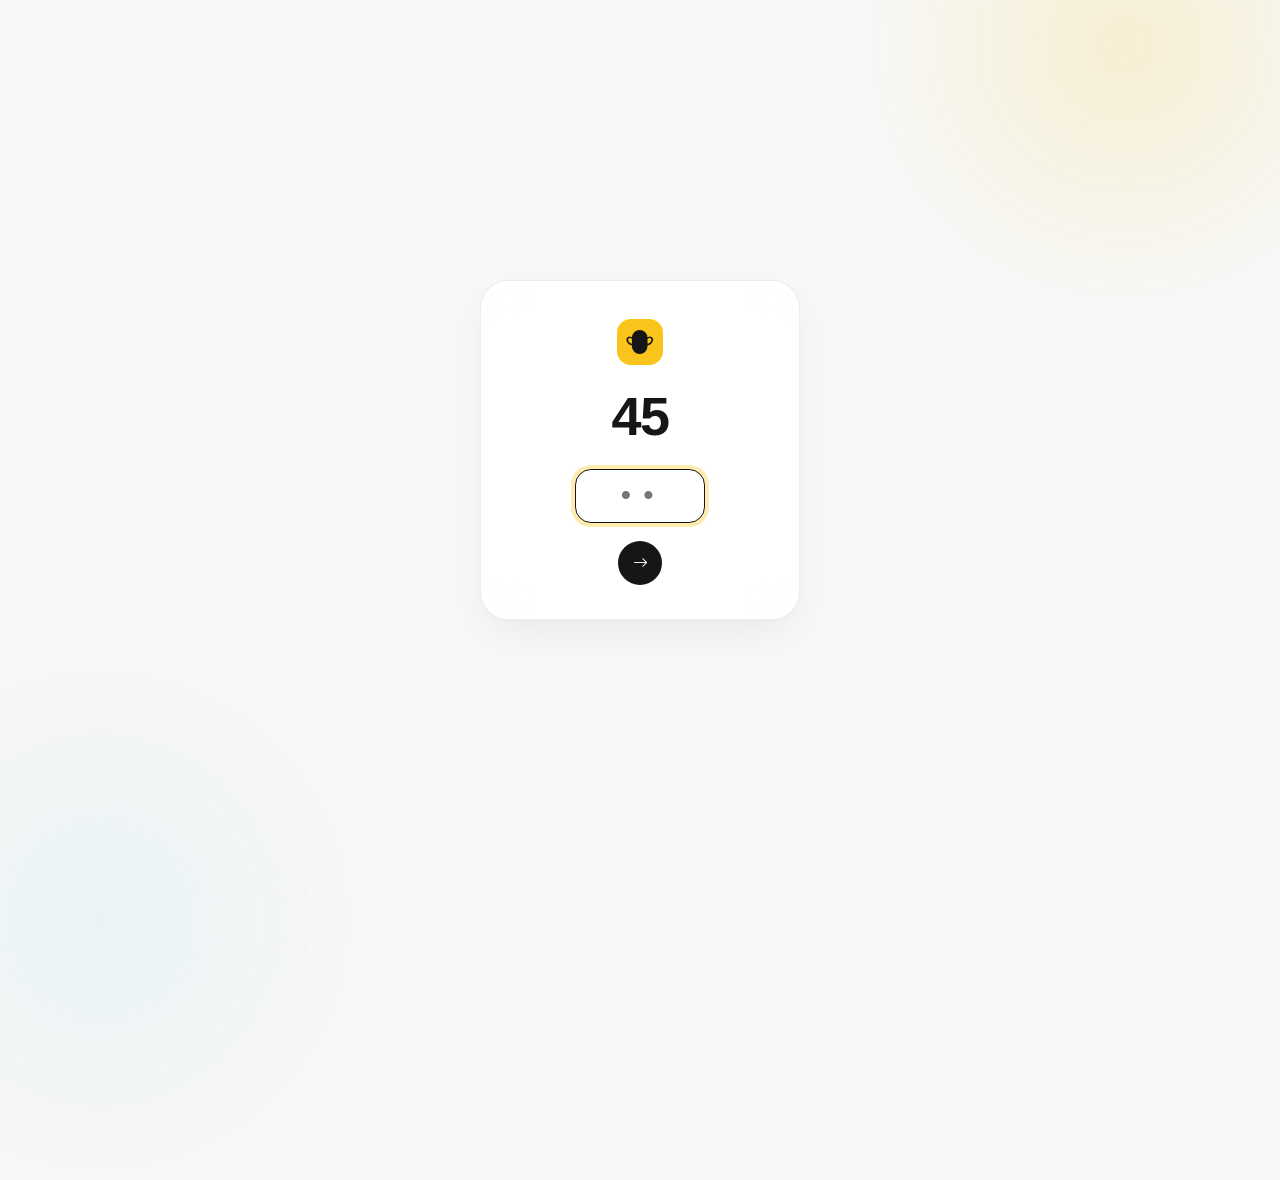
<file: marketing.html>
<!doctype html>
<html lang="en">
  <head>
    <meta charset="UTF-8" />
    <meta name="viewport" content="width=device-width, initial-scale=1.0" />
    <meta name="theme-color" content="#E8A500" />
    <title>Marketing Strategy</title>
    <link href="https://cdn.jsdelivr.net/npm/bootstrap-icons@1.11.3/font/bootstrap-icons.min.css" rel="stylesheet" />
    <link rel="stylesheet" href="styles.css" />
    <link rel="stylesheet" href="marketing.css" />
    <link rel="stylesheet" href="motion.css" />
    <script src="auth.js"></script>
  </head>
  <body class="mk-page">
    <header class="mk-topbar">
      <a class="brand" href="index.html" aria-label="Back to Humblebee AI home">
        <span class="brand-mark" aria-hidden="true">
          <svg viewBox="0 0 36 36"><path d="M10.3 13.6c0-4.1 3.3-7.4 7.4-7.4s7.4 3.3 7.4 7.4v8.8c0 4.1-3.3 7.4-7.4 7.4s-7.4-3.3-7.4-7.4v-8.8Z" /><path class="bee-stripe" d="M11.1 14.9h13.2M10.4 20h14.6M11.1 25.1h13.2" /><path class="bee-wing" d="M10.6 14.5C6 11.3 2.9 13.9 5.4 18.2c1.2 2 3.2 2.8 5.4 2.7M24.9 14.5c4.6-3.2 7.7-.6 5.2 3.7-1.2 2-3.2 2.8-5.4 2.7" /><path class="bee-eye" d="M15.3 12.8h.1M20 12.8h.1" /></svg>
        </span>
        <span>humblebee<span class="brand-dot">.</span>ai</span>
      </a>
      <a class="back-link" href="index.html"><i class="bi bi-arrow-left"></i> Back to menu</a>
    </header>

    <main class="mk-main">

      <section class="mk-section" aria-labelledby="h-as">
        <div class="section-head">
          <span class="section-tag">01</span>
          <div><h2 id="h-as">What we can prove today</h2></div>
        </div>
        <h3 class="sub-head">What we can film this week &mdash; no graduates needed</h3>
        <div class="mk-table cols-4" role="table" aria-label="What we can film this week &mdash; no graduates needed">
          <div class="mk-row mk-head" role="row">
            <span role="columnheader">Asset we already have</span>
            <span role="columnheader">Turn it into</span>
            <span role="columnheader">Why it converts</span>
            <span role="columnheader">Impact</span>
          </div>

          <div class="mk-row" role="row">
            <div role="cell" class="mk-first"><strong>The published roadmap</strong><span class="mk-meta">roadmap.humblebee.ai</span></div>
            <div role="cell">Carousel: the exact modules of Engineering Fundamentals</div>
            <div role="cell">Most competitors never show a syllabus. We can.</div>
            <div role="cell"><span class="tag hi">High</span></div>
          </div>

          <div class="mk-row" role="row">
            <div role="cell" class="mk-first"><strong>FO pays $3/hr, G3 up to $50/hr</strong><span class="mk-meta">Already on the programs page</span></div>
            <div role="cell">Reel: &ldquo;the stage where the academy starts paying you&rdquo;</div>
            <div role="cell">No local competitor pays students. This is the strongest single fact we own.</div>
            <div role="cell"><span class="tag hi">High</span></div>
          </div>

          <div class="mk-row" role="row">
            <div role="cell" class="mk-first"><strong>100% tuition refund on exam pass</strong><span class="mk-meta">Applies to both PRE and EF exams</span></div>
            <div role="cell">Pinned post + reel explaining the refund mechanic</div>
            <div role="cell">Removes the price objection before it is raised &mdash; zero risk for serious learners.</div>
            <div role="cell"><span class="tag hi">High</span></div>
          </div>

          <div class="mk-row" role="row">
            <div role="cell" class="mk-first"><strong>Aggressive truth: Engineering vs shallow coding</strong><span class="mk-meta">The core positioning argument</span></div>
            <div role="cell">Video essay: &ldquo;Why 2-year coding diplomas no longer get you hired&rdquo;</div>
            <div role="cell">Addresses burned students directly. Explains why AI replaces shallow coding first.</div>
            <div role="cell"><span class="tag hi">High</span></div>
          </div>

          <div class="mk-row" role="row">
            <div role="cell" class="mk-first"><strong>Student startups &amp; working projects</strong><span class="mk-meta">Incubation track</span></div>
            <div role="cell">Short showcase: &ldquo;What people studying here actually built&rdquo;</div>
            <div role="cell">Answers the exact question parents always ask. Real products with outside capital.</div>
            <div role="cell"><span class="tag hi">High</span></div>
          </div>

          <div class="mk-row" role="row">
            <div role="cell" class="mk-first"><strong>Offices in Tashkent, Namangan, Korea</strong></div>
            <div role="cell">Short clips from each location</div>
            <div role="cell">Proves the Korea relocation track is real, not an empty slogan.</div>
            <div role="cell"><span class="tag hi">High</span></div>
          </div>

          <div class="mk-row" role="row">
            <div role="cell" class="mk-first"><strong>Point B: 100% Employment Guarantee</strong><span class="mk-meta">Matched to Uzum, TBC, Hamkorbank, Uzcard</span></div>
            <div role="cell">Infographic: specific tech stacks &amp; 15&ndash;25M+ so'm salary tiers</div>
            <div role="cell">Connects education directly to the exact roles and offers waiting at the finish line.</div>
            <div role="cell"><span class="tag hi">High</span></div>
          </div>

          <div class="mk-row" role="row">
            <div role="cell" class="mk-first"><strong>Current students mid-course</strong></div>
            <div role="cell">Screen recording of their actual code running</div>
            <div role="cell">Progress is provable from week one &mdash; no graduate required.</div>
            <div role="cell"><span class="tag hi">High</span></div>
          </div>

          <div class="mk-row" role="row">
            <div role="cell" class="mk-first"><strong>Mentors and working engineers</strong></div>
            <div role="cell">60-second &ldquo;who teaches you&rdquo; clips</div>
            <div role="cell">A new academy is judged on its practitioners, not its alumni.</div>
            <div role="cell"><span class="tag mid">Medium</span></div>
          </div>

        </div>
      </section>

      <section class="mk-section" aria-labelledby="h-ch">
        <div class="section-head">
          <span class="section-tag">02</span>
          <div><h2 id="h-ch">Where the leads come from</h2></div>
        </div>
        <h3 class="sub-head">Channels, in the order to switch them on</h3>
        <div class="mk-table cols-5" role="table" aria-label="Channels, in the order to switch them on">
          <div class="mk-row mk-head" role="row">
            <span role="columnheader">Channel</span>
            <span role="columnheader">First 3 months</span>
            <span role="columnheader">Cost</span>
            <span role="columnheader">When</span>
            <span role="columnheader">Impact</span>
          </div>

          <div class="mk-row" role="row">
            <div role="cell" class="mk-first"><strong>Aggressive marketing</strong><span class="mk-meta">Problem-first positioning</span></div>
            <div role="cell">Talk about the industry's systemic flaws &mdash; never names. Reframe what real AI engineering is.</div>
            <div role="cell"><span class="tag free">Free</span></div>
            <div role="cell"><span class="tag now">Now</span></div>
            <div role="cell"><span class="tag hi">High</span></div>
          </div>

          <div class="mk-row" role="row">
            <div role="cell" class="mk-first"><strong>Instagram (organic social)</strong><span class="mk-meta">934 followers &mdash; the base to grow</span></div>
            <div role="cell">3 Reels / week from the proof asset list above</div>
            <div role="cell"><span class="tag free">Free</span></div>
            <div role="cell"><span class="tag now">Now</span></div>
            <div role="cell"><span class="tag hi">High</span></div>
          </div>

          <div class="mk-row" role="row">
            <div role="cell" class="mk-first"><strong>Telegram channel + bot</strong><span class="mk-meta">Owned audience pipeline</span></div>
            <div role="cell">Daily Python problem &middot; bot captures phone numbers and answers FAQs</div>
            <div role="cell"><span class="tag free">Free</span></div>
            <div role="cell"><span class="tag now">Now</span></div>
            <div role="cell"><span class="tag hi">High</span></div>
          </div>

          <div class="mk-row" role="row">
            <div role="cell" class="mk-first"><strong>Partner events &amp; MoUs</strong><span class="mk-meta">IELTS / SAT / Maths / Physics centres &amp; universities</span></div>
            <div role="cell">Monthly talks, seminars and workshops in Andijan, Namangan, Tashkent</div>
            <div role="cell"><span class="tag paid">Paid</span></div>
            <div role="cell"><span class="tag now">Now</span></div>
            <div role="cell"><span class="tag hi">High</span></div>
          </div>

          <div class="mk-row" role="row">
            <div role="cell" class="mk-first"><strong>Hackathons &amp; Olympiads</strong><span class="mk-meta">Scouting hungry young talent</span></div>
            <div role="cell">Host a hackathon every 2&ndash;3 months, plus science and technology olympiads</div>
            <div role="cell"><span class="tag paid">Paid</span></div>
            <div role="cell"><span class="tag now">Now</span></div>
            <div role="cell"><span class="tag hi">High</span></div>
          </div>

          <div class="mk-row" role="row">
            <div role="cell" class="mk-first"><strong>Corporate &amp; B2B reskilling</strong><span class="mk-meta">Banks &amp; IT enterprises</span></div>
            <div role="cell">Offer direct corporate AI reskilling packages to IT companies and commercial banks</div>
            <div role="cell"><span class="tag free">Free</span></div>
            <div role="cell"><span class="tag now">Now</span></div>
            <div role="cell"><span class="tag hi">High</span></div>
          </div>

          <div class="mk-row" role="row">
            <div role="cell" class="mk-first"><strong>Word of mouth &amp; CS teachers</strong><span class="mk-meta">Referral network</span></div>
            <div role="cell">Bring a curious friend discount &middot; school computer-science teachers refer their top students</div>
            <div role="cell"><span class="tag free">Free</span></div>
            <div role="cell"><span class="tag now">Now</span></div>
            <div role="cell"><span class="tag hi">High</span></div>
          </div>

          <div class="mk-row" role="row">
            <div role="cell" class="mk-first"><strong>Startup incubation &amp; ventures</strong><span class="mk-meta">Parent trust &amp; founder scouting</span></div>
            <div role="cell">Raise student projects into real startups; scout strongest engineers at venture events</div>
            <div role="cell"><span class="tag free">Free</span></div>
            <div role="cell"><span class="tag now">Now</span></div>
            <div role="cell"><span class="tag hi">High</span></div>
          </div>

          <div class="mk-row" role="row">
            <div role="cell" class="mk-first"><strong>Free 3-day intensive</strong><span class="mk-meta">Online, repeatable conversion vehicle</span></div>
            <div role="cell">Teach a practical, working mini-project &mdash; then invite the best to PRE</div>
            <div role="cell"><span class="tag free">Free</span></div>
            <div role="cell"><span class="tag now">Now</span></div>
            <div role="cell"><span class="tag hi">High</span></div>
          </div>

          <div class="mk-row" role="row">
            <div role="cell" class="mk-first"><strong>Paid ads (boosted winners)</strong><span class="mk-meta">Amplification, not discovery</span></div>
            <div role="cell">Boost whichever Reel already proved viral traction organically</div>
            <div role="cell"><span class="tag paid">Paid</span></div>
            <div role="cell"><span class="tag later">Later</span></div>
            <div role="cell"><span class="tag mid">Medium</span></div>
          </div>

          <div class="mk-row" role="row">
            <div role="cell" class="mk-first"><strong>YouTube long-form</strong><span class="mk-meta">Deep technical authority</span></div>
            <div role="cell">Architectural deep dives, real engineering vs shallow courses, cohort demos</div>
            <div role="cell"><span class="tag free">Free</span></div>
            <div role="cell"><span class="tag later">Later</span></div>
            <div role="cell"><span class="tag mid">Medium</span></div>
          </div>

        </div>
      </section>

      <section class="mk-section" aria-labelledby="h-fu">
        <div class="section-head">
          <span class="section-tag">03</span>
          <div><h2 id="h-fu">From a view to an enrolment</h2></div>
        </div>
        <h3 class="sub-head">The five stages of student conversion</h3>
        <div class="mk-table cols-3" role="table" aria-label="From a view to an enrolment">
          <div class="mk-row mk-head" role="row">
            <span role="columnheader">Stage</span>
            <span role="columnheader">Goal</span>
            <span role="columnheader">What we do now</span>
          </div>

          <div class="mk-row" role="row">
            <div role="cell" class="mk-first"><strong>1 &middot; Reach</strong></div>
            <div role="cell">Be seen with an unmistakable, provocative message</div>
            <div role="cell">Aggressive positioning Reels, partner school seminars, hackathons, B2B meetings</div>
          </div>

          <div class="mk-row" role="row">
            <div role="cell" class="mk-first"><strong>2 &middot; Capture</strong></div>
            <div role="cell">Own the contact, not just the fleeting view</div>
            <div role="cell">Telegram bot &middot; event sign-up sheets &middot; hackathon registrations &middot; application forms</div>
          </div>

          <div class="mk-row" role="row">
            <div role="cell" class="mk-first"><strong>3 &middot; Prove</strong></div>
            <div role="cell">Show we can teach and build, before asking for money</div>
            <div role="cell">Free 3-day intensive &middot; published roadmap &middot; demos of student startup products</div>
          </div>

          <div class="mk-row" role="row">
            <div role="cell" class="mk-first"><strong>4 &middot; Convert</strong></div>
            <div role="cell">Enrol into PRE (Python Foundations)</div>
            <div role="cell">Trial lesson &middot; 100% tuition refund promise on passing Exam 1 &middot; instalment options</div>
          </div>

          <div class="mk-row" role="row">
            <div role="cell" class="mk-first"><strong>5 &middot; Accelerate</strong></div>
            <div role="cell">Pass exam, refund tuition, and enter paid stages</div>
            <div role="cell">Progress to Engineering Fundamentals &rarr; Exam 2 &rarr; Paid FO ($3/hr) &rarr; Korea relocation &amp; Point B job guarantee</div>
          </div>

        </div>
      </section>

      <section class="mk-section" aria-labelledby="h-ms">
        <div class="section-head">
          <span class="section-tag">04</span>
          <div><h2 id="h-ms">The message</h2></div>
        </div>
        <h3 class="sub-head">What to say, and what not to say yet</h3>
        <div class="mk-table cols-2" role="table" aria-label="What to say, and what not to say yet">
          <div class="mk-row mk-head" role="row">
            <span role="columnheader">Say this</span>
            <span role="columnheader">Not this &mdash; yet</span>
          </div>

          <div class="mk-row" role="row">
            <div role="cell" class="mk-first"><strong>&ldquo;Pass the exam, get 100% of your tuition refunded&rdquo;</strong><span class="mk-meta">Provable today &mdash; built into both PRE and EF</span></div>
            <div role="cell">&ldquo;Free courses for everyone&rdquo; &mdash; serious commitment is required to pass the exam</div>
          </div>

          <div class="mk-row" role="row">
            <div role="cell" class="mk-first"><strong>&ldquo;We talk about the problem, never about names&rdquo;</strong><span class="mk-meta">Aggressive marketing core principle</span></div>
            <div role="cell">Direct competitor name-calling &mdash; we expose shallow coding and packaged courses, not individuals</div>
          </div>

          <div class="mk-row" role="row">
            <div role="cell" class="mk-first"><strong>&ldquo;From Foundation onward, we pay you&rdquo;</strong><span class="mk-meta">$3/hr at FO, up to $50/hr at Growth 3</span></div>
            <div role="cell">&ldquo;Easy money in IT from week one&rdquo; &mdash; students earn only after proving competence in EF</div>
          </div>

          <div class="mk-row" role="row">
            <div role="cell" class="mk-first"><strong>&ldquo;100% Employment Guarantee at Point B&rdquo;</strong><span class="mk-meta">Mapped to Uzbekistan's top employers: Uzum, TBC, Hamkorbank, Uzcard, Beeline</span></div>
            <div role="cell">&ldquo;Vague promises of jobs abroad without qualifying&rdquo; &mdash; domestic and overseas roles require real portfolios</div>
          </div>

          <div class="mk-row" role="row">
            <div role="cell" class="mk-first"><strong>&ldquo;Students build real startups with outside funding&rdquo;</strong><span class="mk-meta">Answers what people actually build here</span></div>
            <div role="cell">&ldquo;Hundreds of alumni success stories&rdquo; &mdash; be transparent that we are building the first elite cohorts</div>
          </div>

          <div class="mk-row" role="row">
            <div role="cell" class="mk-first"><strong>&ldquo;Here is the exact syllabus &mdash; read it before you pay&rdquo;</strong></div>
            <div role="cell">&ldquo;AI will do all the coding for you&rdquo; &mdash; engineering fundamentals (Math, SQL, Git, Terminal) are mandatory</div>
          </div>

          <div class="mk-row" role="row">
            <div role="cell" class="mk-first"><strong>&ldquo;Offices in Tashkent, Namangan and Korea with relocation support&rdquo;</strong></div>
            <div role="cell">&ldquo;Instant visas or citizenship&rdquo; &mdash; we provide practical career relocation assistance to top EF graduates</div>
          </div>

        </div>
      </section>

      <section class="mk-cta">
        <div>
          <h2>Explore the complete ecosystem</h2>
          <p class="mk-meta" style="margin: 4px 0 0; font-size: 13px;">Review the talent pipeline, prep curriculum, and graduate career destinations.</p>
        </div>
        <div style="display: flex; gap: 10px; flex-wrap: wrap;">
          <a class="cta-link" href="pipeline.html"><i class="bi bi-diagram-3-fill"></i> Talent pipeline</a>
          <a class="cta-link" href="bpoint.html"><i class="bi bi-bullseye"></i> Where graduates land</a>
        </div>
      </section>
    </main>

    <script src="motion.js"></script>
  </body>
</html>
</file>
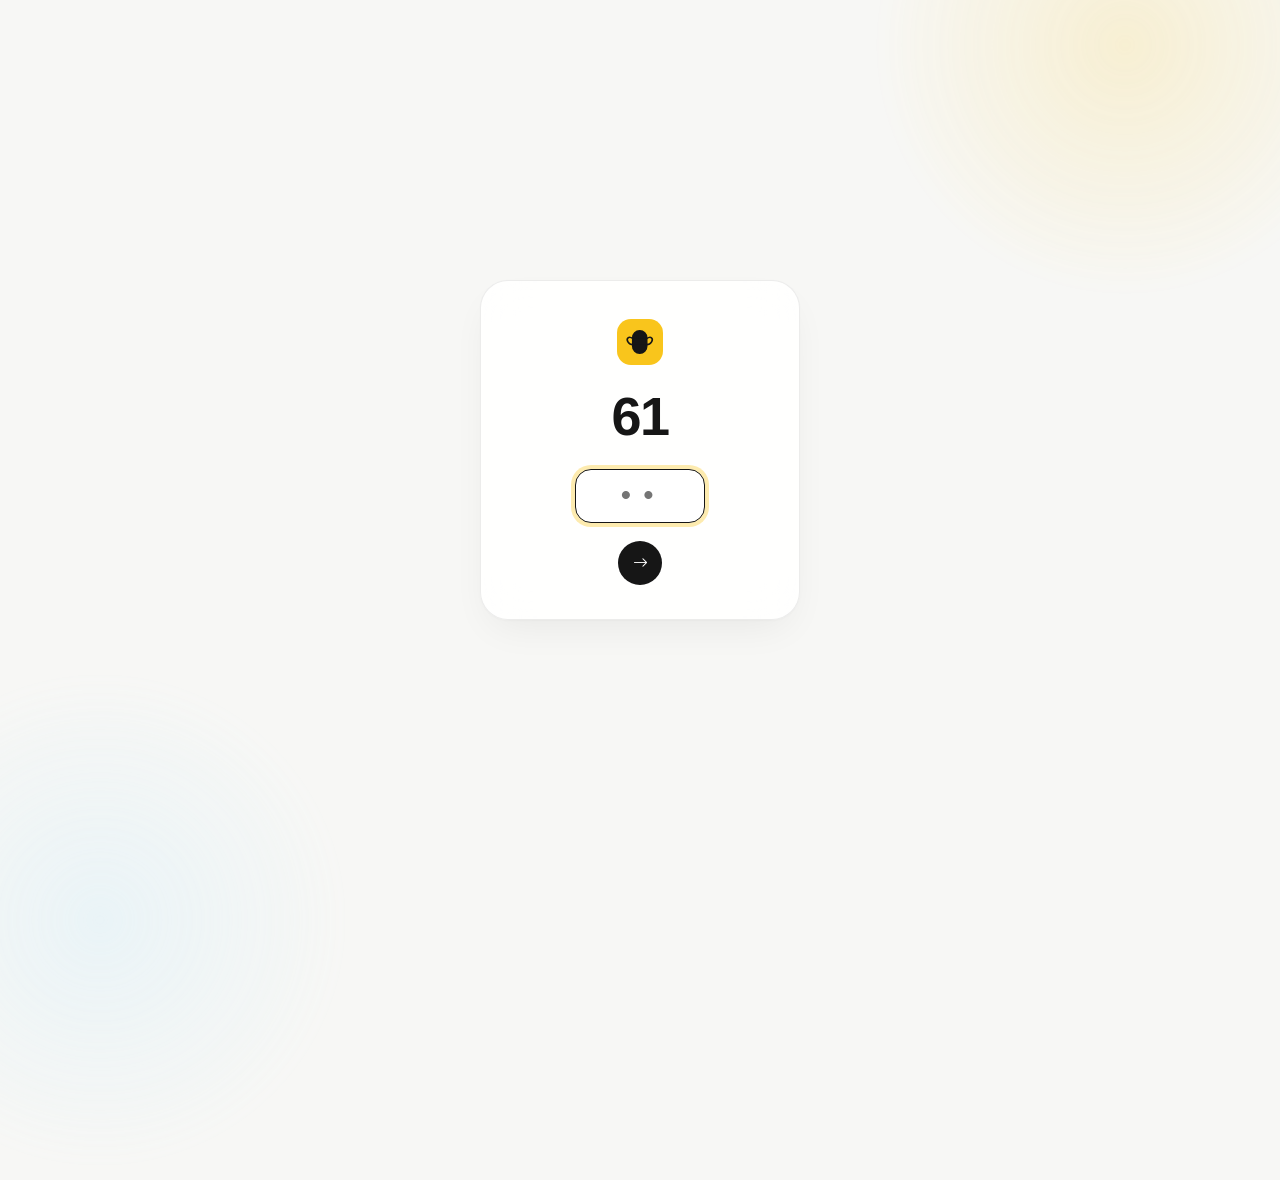
<file: pipeline.html>
<!doctype html>
<html lang="en">
  <head>
    <meta charset="UTF-8" />
    <meta name="viewport" content="width=device-width, initial-scale=1.0" />
    <meta name="theme-color" content="#E8A500" />
    <title>The Academy Journey</title>
    <link href="https://cdn.jsdelivr.net/npm/bootstrap-icons@1.11.3/font/bootstrap-icons.min.css" rel="stylesheet" />
    <link rel="stylesheet" href="styles.css" />
    <link rel="stylesheet" href="pipeline.css" />
    <link rel="stylesheet" href="motion.css" />
    <script src="auth.js"></script>
  </head>
  <body class="journey-page">
    <main class="board">

      <header class="board-head">
        <a class="board-brand" href="index.html">
          <span class="brand-mark" aria-hidden="true">
            <svg viewBox="0 0 36 36"><path d="M10.3 13.6c0-4.1 3.3-7.4 7.4-7.4s7.4 3.3 7.4 7.4v8.8c0 4.1-3.3 7.4-7.4 7.4s-7.4-3.3-7.4-7.4v-8.8Z" /><path class="bee-stripe" d="M11.1 14.9h13.2M10.4 20h14.6M11.1 25.1h13.2" /><path class="bee-wing" d="M10.6 14.5C6 11.3 2.9 13.9 5.4 18.2c1.2 2 3.2 2.8 5.4 2.7M24.9 14.5c4.6-3.2 7.7-.6 5.2 3.7-1.2 2-3.2 2.8-5.4 2.7" /><path class="bee-eye" d="M15.3 12.8h.1M20 12.8h.1" /></svg>
          </span>
          <span class="board-wordmark">humblebee<span class="brand-dot">.</span>ai</span>
        </a>
        <h1>The Academy Journey</h1>

        <div class="key" aria-label="Legend">
          <span><i class="k-dot pass"></i> Pass</span>
          <span><i class="k-dot fail"></i> Retake</span>
          <span><i class="k-dot alt"></i> Other track</span>
          <span><i class="k-dot money"></i> Refund</span>
        </div>

        <div class="tools">
          <button type="button" class="tool" id="editToggle" aria-pressed="false">
            <i class="bi bi-pencil-square"></i> <span id="editLabel">Edit text</span>
          </button>
          <span class="tool-group">
            <button type="button" class="tool icon" id="zoomOut" aria-label="Zoom out"><i class="bi bi-dash-lg"></i></button>
            <span class="zoom-val" id="zoomVal" role="status" aria-live="polite">100%</span>
            <button type="button" class="tool icon" id="zoomIn" aria-label="Zoom in"><i class="bi bi-plus-lg"></i></button>
            <button type="button" class="tool" id="zoomFit">Fit</button>
          </span>
        </div>
      </header>

      <p class="edit-hint" id="editHint" hidden>
        <i class="bi bi-info-circle"></i>
        Click any text to change it. Press <kbd>Esc</kbd> to finish, or
        <button type="button" class="link-btn" id="resetText">restore the original wording</button>.
      </p>

      <!-- ===== THE CHART ===== -->
      <div class="chart-wrap" id="chartWrap">
        <svg class="chart" id="chart" viewBox="0 0 2300 700" role="img" aria-labelledby="ct cd" preserveAspectRatio="xMidYMid meet">
          <title id="ct">The academy journey, start to finish</title>
          <desc id="cd">Six intake sources feed PRE (Python, 2 months). An exam follows: passing goes to EF and refunds PRE tuition; failing either repeats PRE or switches to Web Development, which can rejoin at EF. A second exam follows EF: passing goes to SL and refunds EF tuition; failing repeats EF. SL leads to FO and then G3 with no further exams.</desc>

          <defs>
            <marker id="aMain" viewBox="0 0 10 10" refX="9" refY="5" markerWidth="6" markerHeight="6" orient="auto-start-reverse">
              <path d="M0 0 L10 5 L0 10 z" fill="#17150f" />
            </marker>
            <marker id="aPass" viewBox="0 0 10 10" refX="9" refY="5" markerWidth="6" markerHeight="6" orient="auto-start-reverse">
              <path d="M0 0 L10 5 L0 10 z" fill="#35704a" />
            </marker>
            <marker id="aFail" viewBox="0 0 10 10" refX="9" refY="5" markerWidth="6" markerHeight="6" orient="auto-start-reverse">
              <path d="M0 0 L10 5 L0 10 z" fill="#c2410c" />
            </marker>
            <marker id="aPoint" viewBox="0 0 10 10" refX="9" refY="5" markerWidth="6" markerHeight="6" orient="auto-start-reverse">
              <path d="M0 0 L10 5 L0 10 z" fill="#7a3f9d" />
            </marker>
            <marker id="aReloc" viewBox="0 0 10 10" refX="9" refY="5" markerWidth="6" markerHeight="6" orient="auto-start-reverse">
              <path d="M0 0 L10 5 L0 10 z" fill="#35704a" />
            </marker>
            <marker id="aAlt" viewBox="0 0 10 10" refX="9" refY="5" markerWidth="6" markerHeight="6" orient="auto-start-reverse">
              <path d="M0 0 L10 5 L0 10 z" fill="#3d6a84" />
            </marker>
          </defs>

          <!-- ================= INTAKE ================= -->
          <text class="zone" x="24" y="34">INTAKE</text>

          <!-- Outer container rectangle enclosing all intake cards -->
          <rect class="intake-frame" x="12" y="46" width="628" height="540" rx="16" />

          <!-- Left column cards -->
          <g class="src">
            <rect x="22" y="60" width="294" height="70" rx="9" />
            <circle class="src-d" cx="40" cy="78" r="4" />
            <text class="src-t" x="56" y="82" data-edit>HACKATHONS &#38; OLYMPIADS</text>
            <text class="src-s" x="56" y="104" data-edit>A hackathon every 2&#8211;3 months, plus</text>
            <text class="src-s" x="56" y="120" data-edit>science and technology olympiads</text>
          </g>

          <g class="src">
            <rect x="22" y="144" width="294" height="70" rx="9" />
            <circle class="src-d" cx="40" cy="162" r="4" />
            <text class="src-t" x="56" y="166" data-edit>CORPORATE &#38; B2B</text>
            <text class="src-s" x="56" y="188" data-edit>IT companies, BANKS and enterprises</text>
            <text class="src-s" x="56" y="204" data-edit>send their staff for AI reskilling</text>
          </g>

          <g class="src">
            <rect x="22" y="228" width="294" height="86" rx="9" />
            <circle class="src-d" cx="40" cy="246" r="4" />
            <text class="src-t" x="56" y="250" data-edit>WORD OF MOUTH</text>
            <text class="src-s" x="56" y="272" data-edit>Referral: bring a friend who is</text>
            <text class="src-s" x="56" y="288" data-edit>curious about coding. School computer-</text>
            <text class="src-s" x="56" y="304" data-edit>science teachers refer their students</text>
          </g>

          <g class="src">
            <rect x="22" y="328" width="294" height="246" rx="9" />
            <circle class="src-d" cx="40" cy="346" r="4" />
            <text class="src-t" x="56" y="350" data-edit>STARTUP INCUBATION</text>
            <text class="src-s" x="56" y="372" data-edit>Web development and AI students build small,</text>
            <text class="src-s" x="56" y="388" data-edit>working projects. We take the credible ones and</text>
            <text class="src-s" x="56" y="404" data-edit>raise them into real startups: funding, venture</text>
            <text class="src-s" x="56" y="420" data-edit>competitions, and outside capital that offsets</text>
            <text class="src-s" x="56" y="436" data-edit>part of the academy&#8217;s running costs.</text>
            <text class="src-s" x="56" y="460" data-edit>Every funded project answers the question a</text>
            <text class="src-s" x="56" y="476" data-edit>parent always asks: what did people who studied</text>
            <text class="src-s" x="56" y="492" data-edit>here actually build?</text>
            <text class="src-s" x="56" y="516" data-edit>At venture events we meet other founders. Those</text>
            <text class="src-s" x="56" y="532" data-edit>whose philosophy fits Humblebee we approach,</text>
            <text class="src-s" x="56" y="548" data-edit>and make an individual offer to their strongest</text>
            <text class="src-s" x="56" y="564" data-edit>engineer.</text>
          </g>

          <!-- Right column cards -->
          <g class="src">
            <rect x="334" y="60" width="294" height="70" rx="9" />
            <circle class="src-d" cx="352" cy="78" r="4" />
            <text class="src-t" x="368" y="82" data-edit>ORGANIC SOCIAL</text>
            <text class="src-s" x="368" y="104" data-edit>Instagram, Telegram, YouTube</text>
            <text class="src-s" x="368" y="120" data-edit>What we already do and have</text>
          </g>

          <g class="src aggro">
            <rect x="334" y="144" width="294" height="246" rx="9" />
            <circle class="src-d" cx="352" cy="162" r="4" />
            <text class="src-t" x="368" y="166" data-edit>AGGRESSIVE MARKETING</text>
            <text class="src-s" x="368" y="188" data-edit>Most IT academies here sell courses, not</text>
            <text class="src-s" x="368" y="204" data-edit>outcomes. A student spends two years and</text>
            <text class="src-s" x="368" y="220" data-edit>leaves believing that is what programming</text>
            <text class="src-s" x="368" y="236" data-edit>is &#8212; and that weak version of the job is</text>
            <text class="src-s" x="368" y="252" data-edit>exactly the part AI is replacing first.</text>
            <text class="src-s" x="368" y="276" data-edit>So we talk about the problem, never about</text>
            <text class="src-s" x="368" y="292" data-edit>names. We show what real engineering work</text>
            <text class="src-s" x="368" y="308" data-edit>looks like, why shallow coding no longer</text>
            <text class="src-s" x="368" y="324" data-edit>sells, and how to tell a serious programme</text>
            <text class="src-s" x="368" y="340" data-edit>from a packaged one.</text>
            <text class="src-s" x="368" y="364" data-edit>The message to a burned student: do not</text>
            <text class="src-s" x="368" y="380" data-edit>judge the field by what you were sold.</text>
          </g>

          <g class="src">
            <rect x="334" y="404" width="294" height="166" rx="9" />
            <circle class="src-d" cx="352" cy="422" r="4" />
            <text class="src-t" x="368" y="426" data-edit>PARTNER EVENTS</text>
            <text class="src-s" x="368" y="448" data-edit>IELTS, SAT, IT, Maths and Physics</text>
            <text class="src-s" x="368" y="464" data-edit>education centres, private schools</text>
            <text class="src-s" x="368" y="480" data-edit>and universities &#8212; to organise:</text>
            <text class="src-s" x="368" y="496" data-edit>Memorandum of partnership</text>
            <text class="src-s" x="368" y="512" data-edit>At least 1 event every month at</text>
            <text class="src-s" x="368" y="528" data-edit>their venue: talks, seminars and</text>
            <text class="src-s" x="368" y="544" data-edit>meetups with their students</text>
            <text class="src-s" x="368" y="560" data-edit>Mainly Andijan, Namangan, Tashkent</text>
          </g>

          <!-- Exactly 1 single arrow from the Intake container to PREPARATION -->
          <path class="e-main" d="M640 281 H674" marker-end="url(#aMain)" />

          <!-- ================= PRE ================= -->
          <text class="zone" x="674" y="34">FOUNDATION</text>
          <g class="stage">
            <rect x="674" y="195" width="240" height="172" rx="14" />
            <text class="s-head" x="794" y="236" data-edit>PREPARATION</text>
            <text class="s-name" x="794" y="266" data-edit>PYTHON</text>
            <text class="s-name" x="794" y="286" data-edit>SQLITE3 &#38; ORM</text>
            <text class="s-name" x="794" y="306" data-edit>GOOGLE SHEETS APPSCRIPT</text>
            <text class="s-meta" x="794" y="330" data-edit>2 months &#183; 680 000+</text>
            <text class="s-meta" x="794" y="348" data-edit>Format: online / offline</text>
          </g>

          <path class="e-main" d="M914 281 H922" marker-end="url(#aMain)" />

          <!-- ================= EXAM 1 ================= -->
          <g class="gate">
            <path d="M986 225 L1050 281 L986 337 L922 281 Z" />
            <text class="g-t" x="986" y="275">EXAM</text>
            <text class="g-s" x="986" y="293">1</text>
          </g>

          <path class="e-pass" d="M1050 281 H1186" marker-end="url(#aPass)" />
          <text class="lbl-pass" x="1118" y="271">PASS</text>

          <path class="e-fail" d="M986 337 V412" />
          <text class="lbl-fail" x="1002" y="379">FAIL</text>
          <circle class="node-fail" cx="986" cy="412" r="5" />

          <!-- fail -> repeat PRE -->
          <path class="e-fail" d="M986 412 H794 V367" marker-end="url(#aFail)" />
          <text class="lbl-sm fail" x="872" y="404" data-edit>retake</text>

          <!-- fail -> web dev -->
          <path class="e-alt" d="M986 412 V486" marker-end="url(#aAlt)" />
          <g class="alt-box">
            <rect x="896" y="490" width="180" height="82" rx="12" />
            <text class="a-t" x="986" y="518" data-edit>WEB DEVELOPMENT</text>
            <text class="a-s" x="986" y="538" data-edit>Vue JS &#183; Django</text>
            <text class="a-s" x="986" y="556" data-edit>Fast API</text>
          </g>

          <path class="e-alt" d="M1076 531 H1240 V355" marker-end="url(#aAlt)" />
          <text class="lbl-sm alt" x="1147" y="523" data-edit>rejoin later</text>

          <!-- refund 1 — a result of passing, not a step to walk back -->
          <path class="e-money" d="M986 225 V190" />
          <g class="money-tag">
            <rect x="874" y="146" width="224" height="44" rx="22" />
            <circle class="money-bubble" cx="986" cy="200" r="5" />
            <text class="money-amt" x="986" y="168" data-edit>PRE tuition refunded 100%</text>
            <text class="money-sub" x="986" y="183" data-edit>when you pass the exam</text>
          </g>

          <!-- ================= EF ================= -->
          <text class="zone" x="1186" y="34">CORE SKILLS</text>
          <g class="stage">
            <rect x="1186" y="207" width="212" height="148" rx="14" />
            <text class="s-head" x="1292" y="256" data-edit>ENGINEERING</text>
            <text class="s-head" x="1292" y="282" data-edit>FUNDAMENTALS</text>
            <text class="s-name" x="1292" y="310" data-edit>Terminal &#183; Git</text>
            <text class="s-name" x="1292" y="328" data-edit>Math for AI</text>
            <text class="s-name" x="1292" y="348" data-edit>NumPy &#183; Pandas &#183; SQL</text>
          </g>

          <path class="e-main" d="M1398 281 H1426" marker-end="url(#aMain)" />

          <!-- ================= EXAM 2 ================= -->
          <g class="gate">
            <path d="M1498 225 L1562 281 L1498 337 L1434 281 Z" />
            <text class="g-t" x="1498" y="275">EXAM</text>
            <text class="g-s" x="1498" y="293">2</text>
          </g>

          <path class="e-pass" d="M1562 281 H1686" marker-end="url(#aPass)" />
          <text class="lbl-pass" x="1630" y="271">PASS</text>

          <path class="e-fail" d="M1498 337 V412 H1310 V355" marker-end="url(#aFail)" />
          <text class="lbl-fail" x="1514" y="379">FAIL</text>
          <text class="lbl-sm fail" x="1384" y="404" data-edit>retake</text>

          <!-- refund 2 — a result of passing, not a step to walk back -->
          <path class="e-money" d="M1498 225 V190" />
          <g class="money-tag">
            <rect x="1386" y="146" width="224" height="44" rx="22" />
            <circle class="money-bubble" cx="1498" cy="200" r="5" />
            <text class="money-amt" x="1498" y="168" data-edit>EF tuition refunded 100%</text>
            <text class="money-sub" x="1498" y="183" data-edit>when you pass the exam</text>
          </g>

          <!-- ================= BUILD ================= -->
          <text class="zone" x="1686" y="34">BUILD &#38; EARN</text>

          <!-- relocation: unlocked by passing the EF exam -->
          <path class="e-reloc" d="M1630 281 V130 H1686" marker-end="url(#aReloc)" />

          <g class="reloc">
            <rect x="1686" y="74" width="252" height="118" rx="12" />
            <text class="rl-t" x="1706" y="102" data-edit>RELOCATION TO KOREA</text>
            <text class="rl-c" x="1706" y="120" data-edit>For those who complete Engineering</text>
            <text class="rl-c" x="1706" y="134" data-edit>Fundamentals and pass the exam:</text>
            <text class="rl-s" x="1706" y="154" data-edit>students in Uzbekistan get hands-on</text>
            <text class="rl-s" x="1706" y="168" data-edit>support relocating to South Korea.</text>
            <text class="rl-s" x="1706" y="182" data-edit>Practical help, start to finish.</text>
          </g>

          <g class="stage">
            <rect x="1686" y="238" width="252" height="94" rx="12" />
            <text class="s-title" x="1706" y="264" data-edit>SOFT LANDING</text>
            <text class="s-sub" x="1706" y="283" data-edit>6 months &#183; engineering practice</text>
            <text class="s-body" x="1706" y="303" data-edit>Real systems, AI/ML foundations and</text>
            <text class="s-body" x="1706" y="317" data-edit>teamwork skills</text>
          </g>
          <path class="e-main" d="M1812 332 V352" marker-end="url(#aMain)" />

          <g class="stage">
            <rect x="1686" y="356" width="252" height="94" rx="12" />
            <text class="s-title" x="1706" y="382" data-edit>FOUNDATION</text>
            <text class="s-sub" x="1706" y="401" data-edit>6 months &#183; deep specialisation</text>
            <text class="s-body" x="1706" y="421" data-edit>Computer Vision &#183; NLP &#183;</text>
            <text class="s-body" x="1706" y="435" data-edit>AI Systems Engineering</text>
          </g>
          <path class="e-main" d="M1812 450 V470" marker-end="url(#aMain)" />

          <g class="stage">
            <rect x="1686" y="474" width="252" height="104" rx="14" />
            <text class="s-title" x="1706" y="503" data-edit>GROWTH 3</text>
            <text class="s-sub" x="1706" y="522" data-edit>Professional stage</text>
            <text class="s-body" x="1706" y="543" data-edit>Work inside real engineering teams,</text>
            <text class="s-body" x="1706" y="557" data-edit>mentorship and job offers</text>
          </g>

          <!-- ================= POINT B ================= -->
          <text class="zone" x="2036" y="34">POINT B</text>

          <path class="e-point" d="M1938 285 H2000 V390" />
          <path class="e-point" d="M1938 403 H2000" />
          <path class="e-point" d="M1938 526 H2000 V390" />
          <path class="e-point" d="M2000 390 H2036" marker-end="url(#aPoint)" />

          <g class="point-b">
            <rect x="2036" y="268" width="232" height="244" rx="16" />
            <text class="pb-title" x="2152" y="316">POINT B</text>
            <text class="pb-sub" x="2152" y="342" data-edit>The destination</text>

            <rect class="pb-badge" x="2056" y="358" width="192" height="52" rx="10" />
            <text class="pb-guar" x="2152" y="380" data-edit>100% GUARANTEE</text>
            <text class="pb-guar-s" x="2152" y="398" data-edit>of employment</text>

            <text class="pb-body" x="2152" y="434" data-edit>A world-class engineer with</text>
            <text class="pb-body" x="2152" y="452" data-edit>real income and a portfolio</text>
            <text class="pb-body" x="2152" y="478" data-edit>Job offers &#183; international</text>
            <text class="pb-body" x="2152" y="496" data-edit>partners &#183; your own startup</text>
          </g>
        </svg>
      </div>
    </main>

    <script src="pipeline.js"></script>
    <script src="motion.js"></script>
  </body>
</html>
</file>
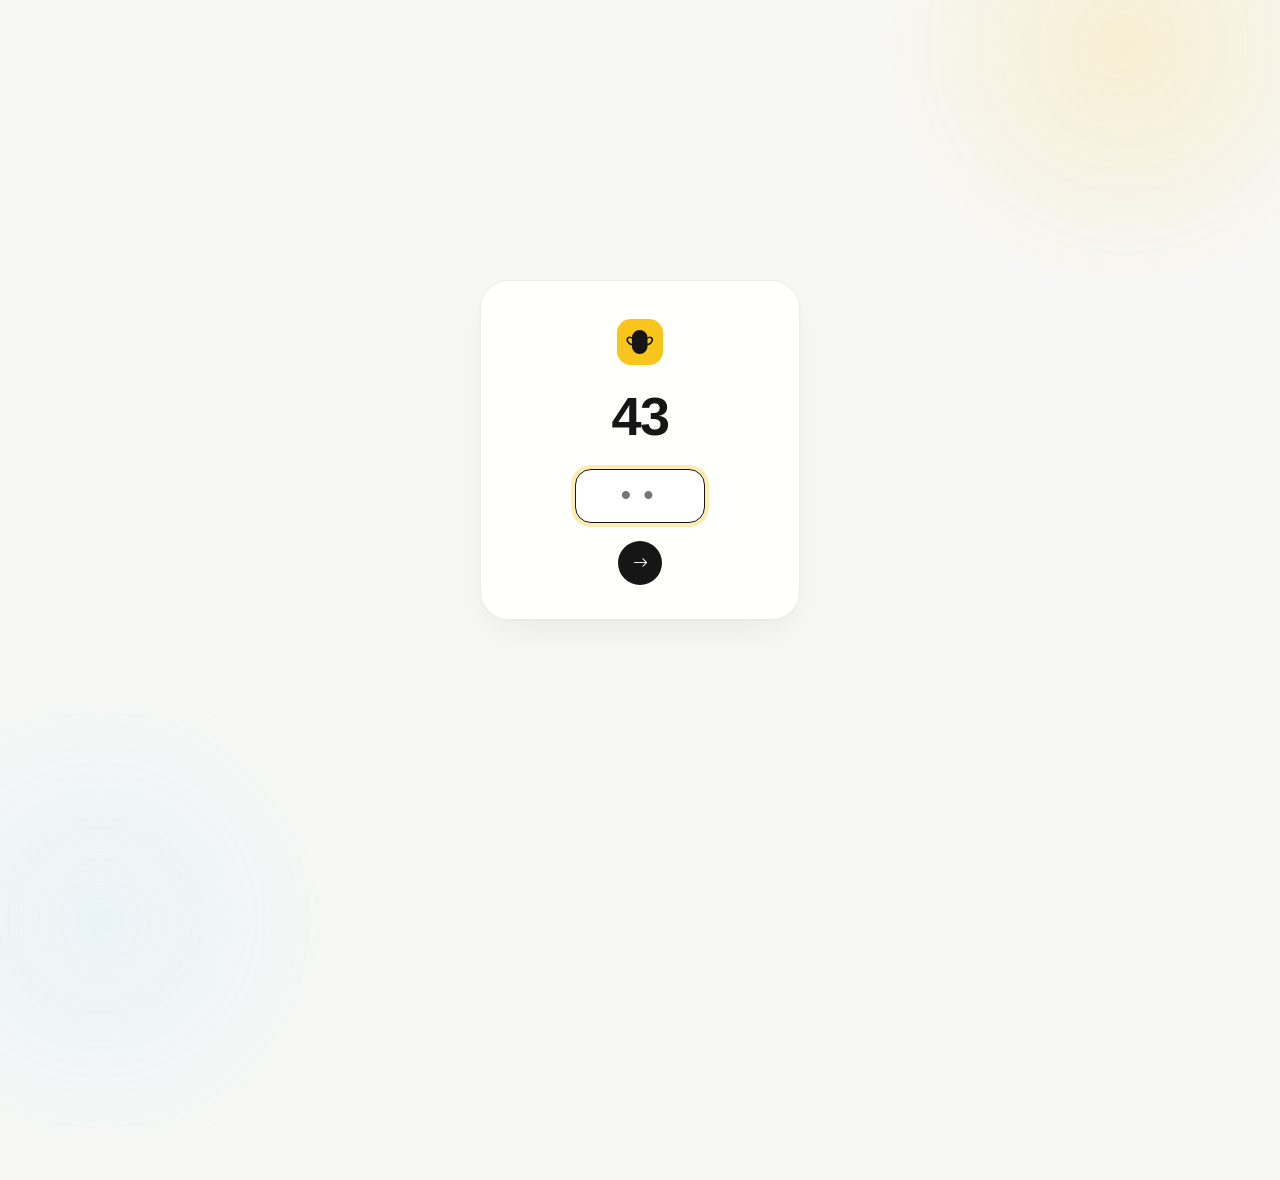
<file: pre.html>
<!doctype html>
<html lang="en">
  <head>
    <meta charset="UTF-8" />
    <meta name="viewport" content="width=device-width, initial-scale=1.0" />
    <meta name="theme-color" content="#E8A500" />
    <title>PRE</title>
    <link href="https://cdn.jsdelivr.net/npm/bootstrap-icons@1.11.3/font/bootstrap-icons.min.css" rel="stylesheet" />
    <link rel="stylesheet" href="styles.css" />
    <link rel="stylesheet" href="pre.css" />
    <link rel="stylesheet" href="motion.css" />
    <script src="auth.js"></script>
  </head>
  <body class="pre-page">
    <header class="pre-topbar">
      <a class="brand" href="index.html" aria-label="Back to Humblebee AI home">
        <span class="brand-mark" aria-hidden="true">
          <svg viewBox="0 0 36 36"><path d="M10.3 13.6c0-4.1 3.3-7.4 7.4-7.4s7.4 3.3 7.4 7.4v8.8c0 4.1-3.3 7.4-7.4 7.4s-7.4-3.3-7.4-7.4v-8.8Z" /><path class="bee-stripe" d="M11.1 14.9h13.2M10.4 20h14.6M11.1 25.1h13.2" /><path class="bee-wing" d="M10.6 14.5C6 11.3 2.9 13.9 5.4 18.2c1.2 2 3.2 2.8 5.4 2.7M24.9 14.5c4.6-3.2 7.7-.6 5.2 3.7-1.2 2-3.2 2.8-5.4 2.7" /><path class="bee-eye" d="M15.3 12.8h.1M20 12.8h.1" /></svg>
        </span>
        <span>humblebee<span class="brand-dot">.</span>ai</span>
      </a>
      <a class="back-link" href="index.html"><i class="bi bi-arrow-left"></i> Back to menu</a>
    </header>

    <main class="pre-main">

      <!-- ===================== HERO ===================== -->
      <section class="pre-hero">
        <p class="pre-eyebrow">Stage 01 &middot; Preparation</p>
        <dl class="pre-facts">
          <div><dt>Duration</dt><dd>2 months</dd></div>
          <div><dt>Format</dt><dd>Online / offline</dd></div>
          <div><dt>Tuition</dt><dd>680&thinsp;000+</dd></div>
          <div><dt>Refund</dt><dd>100% on passing</dd></div>
        </dl>
      </section>

      <!-- ===================== THE STACK ===================== -->
      <section class="stack-row" aria-label="What you work with">
        <span class="stack-label">You will work with</span>
        <ul class="stack-list">
          <li><i class="bi bi-filetype-py"></i> Python</li>
          <li><i class="bi bi-plug"></i> REST APIs</li>
          <li><i class="bi bi-database"></i> SQLite</li>
          <li><i class="bi bi-table"></i> Google Sheets API</li>
          <li><i class="bi bi-code-square"></i> Apps Script</li>
          <li><i class="bi bi-diagram-2"></i> ORM</li>
          <li><i class="bi bi-filetype-csv"></i> CSV</li>
          <li><i class="bi bi-graph-up"></i> matplotlib</li>
          <li><i class="bi bi-journal-code"></i> Jupyter</li>
          <li><i class="bi bi-git"></i> Git</li>
        </ul>
      </section>

      <!-- ===================== THE WEEKS ===================== -->
      <ol class="weeks">

        <li class="week">
          <div class="week-rail" aria-hidden="true"><span class="week-dot">1</span></div>
          <article class="week-card">
            <header class="week-head">
              <p class="week-when">Weeks 1&ndash;2</p>
              <h2>Input, output, numbers</h2>
            </header>
            <div class="week-body">
              <div class="week-learn">
                <h3>You learn</h3>
                <ul>
                  <li><code>input()</code>, <code>print()</code>, f-strings</li>
                  <li><code>int</code>, <code>float</code>, <code>str</code>, <code>bool</code> and casting</li>
                  <li>Arithmetic, <code>//</code>, <code>%</code>, rounding, precedence</li>
                  <li>Strings: indexing, slicing, <code>.upper()</code>, <code>.split()</code>, <code>.strip()</code></li>
                  <li>Conditionals: <code>if</code> / <code>elif</code> / <code>else</code>, <code>and</code> / <code>or</code> / <code>not</code></li>
                  <li><code>while</code> loops and <code>len()</code></li>
                  <li>Your first lists, and asking a whole list a question at once: <code>sum()</code>, <code>max()</code>, <code>len()</code></li>
                </ul>
              </div>
              <div class="week-build">
                <span class="build-chip"><i class="bi bi-hammer"></i> You build</span>
                <h3>A *880# / Click UZ clone</h3>
                <p>
                  A terminal USSD menu: check balance, transfer money, pay for mobile
                  and utilities. Menu navigation, input validation, and a running
                  balance &mdash; all with the basics you just learned.
                </p>
              </div>
            </div>
          </article>
        </li>

        <li class="week">
          <div class="week-rail" aria-hidden="true"><span class="week-dot">2</span></div>
          <article class="week-card">
            <header class="week-head">
              <p class="week-when">Weeks 3&ndash;4</p>
              <h2>Loops, structures, real data</h2>
            </header>
            <div class="week-body">
              <div class="week-learn">
                <h3>You learn</h3>
                <ul>
                  <li><code>for</code>, <code>range()</code>, <code>break</code>, <code>continue</code>, <code>enumerate()</code>, <code>zip()</code></li>
                  <li><strong>Lists (arrays):</strong> <code>append</code>, <code>pop</code>, <code>sort</code>, slicing <code>[1:3]</code></li>
                  <li>Dictionaries, tuples, sets &mdash; and when each one fits</li>
                  <li>Nested lists and dicts &mdash; the shape of real JSON</li>
                  <li>List and dict comprehensions</li>
                  <li><strong>Whole-collection thinking:</strong> <code>sum()</code>, <code>min()</code>, <code>max()</code>, <code>sorted(key=...)</code>, <code>map</code>, <code>filter</code> &mdash; one operation over a column, not a loop over rows</li>
                  <li><code>Counter</code> and <code>defaultdict</code> &mdash; counting and grouping without writing the bookkeeping yourself</li>
                  <li>Functions, arguments, defaults, return values</li>
                  <li>Reading a REST API with <code>requests</code>; parsing JSON</li>
                  <li>Reading a CSV file with the <code>csv</code> module</li>
                  <li>Virtual environments, <code>pip</code>, <code>requirements.txt</code> &mdash; so you know what <code>pip install</code> actually did</li>
                </ul>
              </div>
              <div class="week-build">
                <span class="build-chip"><i class="bi bi-hammer"></i> You build</span>
                <ul class="build-list">
                  <li><strong>Currency converter</strong> &mdash; live USD, EUR, RUB rates from the Central Bank API</li>
                  <li><strong>Weather check</strong> &mdash; today&rsquo;s weather for any city, from one API call</li>
                  <li><strong>Your first dataset</strong> &mdash; a real CSV of a thousand rows. Which category appears most? What is the average per city? Which ten rows are the largest? You answer it with <code>Counter</code>, <code>sorted</code> and a comprehension &mdash; the same questions, and the same shape of answer, that a data analyst gives every day</li>
                </ul>
              </div>
            </div>
          </article>
        </li>

        <li class="week">
          <div class="week-rail" aria-hidden="true"><span class="week-dot">3</span></div>
          <article class="week-card">
            <header class="week-head">
              <p class="week-when">Weeks 5&ndash;6</p>
              <h2>Storing, cleaning, grouping</h2>
            </header>
            <div class="week-body">
              <div class="week-learn">
                <h3>You learn</h3>
                <ul>
                  <li>Files: <code>with open()</code>, reading and writing CSV and JSON</li>
                  <li>SQLite: tables, <code>INSERT</code>, <code>SELECT</code>, <code>WHERE</code>, <code>JOIN</code>, <code>GROUP BY</code></li>
                  <li>An ORM, so rows become Python objects</li>
                  <li><strong>Dirty data:</strong> missing values, <code>&quot;Tashkent&quot;</code> vs <code>&quot;toshkent&quot;</code>, numbers stored as text, duplicate rows &mdash; and how to clean each one</li>
                  <li><strong>Grouping by hand:</strong> rows &rarr; groups by key &rarr; a number per group. The same answer as SQL <code>GROUP BY</code>, written in Python so you see the machinery</li>
                  <li>Joining two lists on a shared key &mdash; what a <code>JOIN</code> does outside the database</li>
                  <li>Averages that lie: mean vs median, and when each one misleads you</li>
                  <li>Google Sheets API as a shared, visible database</li>
                  <li>Apps Script to automate the sheet side</li>
                  <li><code>try</code> / <code>except</code> &mdash; not only to survive a crash, but to skip one broken record and still finish the report</li>
                  <li><code>assert</code> &mdash; catching the silent wrong answer, which is worse than a crash</li>
                </ul>
              </div>
              <div class="week-build">
                <span class="build-chip"><i class="bi bi-hammer"></i> You build</span>
                <ul class="build-list">
                  <li><strong>Expense analyser</strong> &mdash; not just storing spending, but reporting on it: total by category, by month, biggest week. You compute each answer twice, once with SQL <code>GROUP BY</code> and once in plain Python, and the two must match</li>
                  <li><strong>Data cleaner</strong> &mdash; we hand you a deliberately broken file: blank cells, three spellings of one city, prices as text. You turn it into something you can actually count</li>
                  <li><strong>Attendance sheet</strong> &mdash; Apps Script fills the sheet, Python reads it back and reports who is falling behind</li>
                  <li><strong>Contact book</strong> &mdash; add, search and delete contacts in a real database</li>
                </ul>
              </div>
            </div>
          </article>
        </li>

        <li class="week">
          <div class="week-rail" aria-hidden="true"><span class="week-dot">4</span></div>
          <article class="week-card">
            <header class="week-head">
              <p class="week-when">Weeks 7&ndash;8</p>
              <h2>Putting it together</h2>
            </header>
            <div class="week-body">
              <div class="week-learn">
                <h3>You learn</h3>
                <ul>
                  <li>Classes, objects, methods &mdash; structuring a bigger program</li>
                  <li>Modules and your own reusable code</li>
                  <li><code>.env</code> files &mdash; keeping API keys out of your code</li>
                  <li>Git: commits, branches, pushing to GitHub</li>
                  <li><strong>Lists of lists are matrices:</strong> <code>[[1, 2], [3, 4]]</code> &mdash; rows, columns, and summing along one direction or the other. The idea every array library is built on</li>
                  <li>Percentages, growth, spread &mdash; writing standard deviation yourself, once, so the formula stops being a symbol</li>
                  <li><strong>matplotlib:</strong> line, bar and scatter charts; axis labels and titles that make a chart readable</li>
                  <li><strong>Jupyter notebooks</strong> &mdash; working cell by cell, and why analysis lives here while applications live in <code>.py</code> files</li>
                  <li>Reading tracebacks and debugging on your own</li>
                </ul>
              </div>
              <div class="week-build">
                <span class="build-chip"><i class="bi bi-hammer"></i> You build</span>
                <ul class="build-list">
                  <li><strong>Telegram bot</strong> &mdash; answers from your own database</li>
                  <li><strong>A notebook that answers a question</strong> &mdash; pick your own dataset, pull it in, clean it, group it, chart it, and write what you found underneath. The whole PRE course in one file, and the exact form of work the next stage runs on</li>
                  <li><strong>Pushing to GitHub</strong> &mdash; every project committed and published</li>
                </ul>
              </div>
            </div>
          </article>
        </li>

        <li class="week">
          <div class="week-rail" aria-hidden="true"><span class="week-dot exam"><i class="bi bi-patch-check-fill"></i></span></div>
          <article class="week-card exam-card">
            <header class="week-head">
              <p class="week-when">End of month 2</p>
              <h2>Exam</h2>
            </header>
          </article>
        </li>
      </ol>

      <section class="pre-cta">
        <div>
          <h2>Where this sits in the journey</h2>
          <p>PRE is the first of five stages. See the full path from here to the top 1%.</p>
        </div>
        <a class="cta-link" href="pipeline.html">
          View the academy journey <i class="bi bi-arrow-right"></i>
        </a>
      </section>
    </main>
    <script src="motion.js"></script>
  </body>
</html>
</file>
<file: styles.css>
:root {
  --ink: #161616;
  --muted: #6e6e72;
  --yellow: #f9c51c;
  --blue: #b9e8ff;
  --lilac: #ddd0ff;
  --mint: #c9f4d9;
}

* {
  box-sizing: border-box;
}

body {
  min-width: 320px;
  margin: 0;
  color: var(--ink);
  background: #f7f7f5;
  font-family: -apple-system, BlinkMacSystemFont, "SF Pro Display", "Segoe UI", sans-serif;
}

button,
a {
  -webkit-tap-highlight-color: transparent;
}

.app-shell {
  position: relative;
  display: flex;
  min-height: 100vh;
  flex-direction: column;
  overflow: hidden;
  padding: 28px clamp(20px, 5vw, 72px) 30px;
  isolation: isolate;
}

.ambient {
  position: absolute;
  z-index: -1;
  border-radius: 50%;
  filter: blur(1px);
  opacity: .65;
}

.ambient-one {
  top: -220px;
  right: -110px;
  width: 530px;
  height: 530px;
  background: radial-gradient(circle, rgba(249, 197, 28, .24), rgba(249, 197, 28, 0) 68%);
}

.ambient-two {
  bottom: -280px;
  left: -160px;
  width: 520px;
  height: 520px;
  background: radial-gradient(circle, rgba(185, 232, 255, .32), rgba(185, 232, 255, 0) 68%);
}

.topbar {
  display: flex;
  align-items: center;
  justify-content: space-between;
}

.brand {
  display: inline-flex;
  align-items: center;
  gap: 9px;
  color: var(--ink);
  font-size: 16px;
  font-weight: 760;
  letter-spacing: -.04em;
  text-decoration: none;
}

.brand-mark {
  display: grid;
  width: 33px;
  height: 33px;
  place-items: center;
  border-radius: 11px;
  background: var(--yellow);
}

.brand-mark svg {
  width: 27px;
  height: 27px;
  fill: var(--ink);
  stroke: var(--ink);
  stroke-linecap: round;
  stroke-linejoin: round;
  stroke-width: 1.7;
}

.brand-mark .bee-stripe,
.brand-mark .bee-wing {
  fill: none;
}

.brand-mark .bee-eye {
  fill: none;
  stroke-width: 3;
}

.brand-dot {
  color: #e6a900;
}

.status-pill {
  display: inline-flex;
  align-items: center;
  gap: 7px;
  padding: 8px 12px;
  border: 1px solid rgba(22, 22, 22, .08);
  border-radius: 999px;
  color: var(--muted);
  background: rgba(255, 255, 255, .56);
  font-size: 11px;
  font-weight: 650;
  letter-spacing: .02em;
  backdrop-filter: blur(12px);
}

.status-dot {
  width: 6px;
  height: 6px;
  border-radius: 50%;
  background: #47c778;
  box-shadow: 0 0 0 3px rgba(71, 199, 120, .14);
}

.topbar-actions {
  display: flex;
  align-items: center;
  gap: 10px;
}

.logout-btn {
  display: inline-flex;
  align-items: center;
  gap: 6px;
  padding: 7px 13px;
  border: 1px solid rgba(22, 22, 22, .08);
  border-radius: 999px;
  color: var(--muted);
  background: rgba(255, 255, 255, .7);
  font-size: 11px;
  font-weight: 650;
  cursor: pointer;
  transition: all 0.2s ease;
  backdrop-filter: blur(12px);
}

.logout-btn:hover {
  background: #ffffff;
  color: #d32f2f;
  border-color: rgba(211, 47, 47, 0.2);
  transform: translateY(-1px);
}

.eyebrow,
.card-kicker {
  margin: 0 0 14px;
  color: #8b8b8f;
  font-size: 10px;
  font-weight: 800;
  letter-spacing: .17em;
}

.menu-grid {
  display: grid;
  width: min(100%, 900px);
  grid-template-columns: repeat(2, minmax(0, 1fr));
  align-content: center;
  gap: 15px;
  margin: 0 auto;
  flex: 1;
}

.menu-card {
  position: relative;
  display: flex;
  min-height: 178px;
  align-items: flex-start;
  gap: 15px;
  overflow: hidden;
  padding: 24px 22px;
  border: 1px solid rgba(22, 22, 22, .055);
  border-radius: 25px;
  color: var(--ink);
  text-align: left;
  transition: transform .25s ease, box-shadow .25s ease;
}

.menu-card::after {
  position: absolute;
  right: -18px;
  bottom: -30px;
  width: 120px;
  height: 120px;
  border: 1px solid rgba(22, 22, 22, .09);
  border-radius: 50%;
  content: "";
  opacity: .7;
}

.menu-card:hover,
.menu-card:focus-visible {
  box-shadow: 0 16px 35px rgba(34, 34, 34, .11);
  outline: none;
  transform: translateY(-4px);
}

.menu-card:active {
  transform: translateY(-1px) scale(.99);
}

.card-yellow { background: var(--yellow); }
.card-blue { background: var(--blue); }
.card-lilac { background: var(--lilac); }
.card-mint { background: var(--mint); }

.card-icon,
.modal-icon {
  display: grid;
  flex: 0 0 auto;
  width: 43px;
  height: 43px;
  place-items: center;
  border-radius: 14px;
  color: var(--ink);
  background: rgba(255, 255, 255, .53);
  font-size: 19px;
}

.card-content {
  display: flex;
  flex-direction: column;
  padding-top: 2px;
}

.card-kicker {
  margin-bottom: 9px;
  color: rgba(22, 22, 22, .56);
  font-size: 9px;
}

.card-content strong {
  max-width: 190px;
  font-size: clamp(20px, 2.3vw, 26px);
  font-weight: 760;
  letter-spacing: -.055em;
  line-height: 1.05;
}

.card-description {
  max-width: 230px;
  margin-top: 10px;
  color: rgba(22, 22, 22, .63);
  font-size: 12px;
  line-height: 1.45;
}

.arrow {
  position: absolute;
  top: 21px;
  right: 21px;
  font-size: 17px;
  transition: transform .25s ease;
}

.menu-card:hover .arrow {
  transform: translate(3px, -3px);
}

.footer-note {
  display: flex;
  align-items: center;
  justify-content: center;
  gap: 12px;
  padding-top: 38px;
  color: #969699;
  font-size: 10px;
  font-weight: 650;
  letter-spacing: .08em;
  text-transform: uppercase;
}

.footer-line {
  width: 24px;
  height: 1px;
  background: #c7c7c7;
}

.detail-modal {
  overflow: hidden;
  border: 0;
  border-radius: 27px;
  background: rgba(255, 255, 255, .9);
  box-shadow: 0 28px 70px rgba(0, 0, 0, .17);
  backdrop-filter: blur(20px);
}

.modal-header {
  align-items: flex-start;
  padding: 22px 22px 0;
  border: 0;
}

.modal-body {
  padding: 20px 26px 27px;
}

.modal-body .eyebrow {
  margin-bottom: 10px;
}

.modal-body h2 {
  margin: 0;
  font-size: 34px;
  font-weight: 780;
  letter-spacing: -.07em;
}

.modal-body p:not(.eyebrow) {
  margin: 12px 0 22px;
  color: var(--muted);
  line-height: 1.6;
}

.modal-action {
  display: flex;
  align-items: center;
  justify-content: space-between;
  padding: 14px 16px;
  border-radius: 14px;
  background: #f3f3f1;
  color: #727276;
  font-size: 12px;
  font-weight: 650;
}

.modal-action i {
  color: var(--ink);
  font-size: 17px;
}

@media (max-width: 600px) {
  .app-shell {
    padding: 20px 16px 23px;
  }

  .status-pill {
    padding: 7px 9px;
    font-size: 9px;
  }

  .menu-grid {
    gap: 11px;
  }

  .menu-card {
    min-height: 177px;
    flex-direction: column;
    gap: 14px;
    padding: 17px 15px;
    border-radius: 21px;
  }

  .card-icon {
    width: 37px;
    height: 37px;
    border-radius: 12px;
    font-size: 16px;
  }

  .card-content strong {
    font-size: 19px;
  }

  .card-description {
    font-size: 11px;
  }

  .arrow {
    top: 16px;
    right: 15px;
  }

  .footer-note {
    padding-top: 28px;
    font-size: 8px;
  }
}

@media (prefers-reduced-motion: reduce) {
  .menu-card,
  .arrow {
    transition: none;
  }
}
</file>
<file: motion.css>
/* =========================================================
   Windows Phone / Lumia motion

   Timings, angles and easings are taken from Microsoft's own
   Silverlight Toolkit storyboards (Ms-PL), converted to CSS:

     SwivelForwardOut    RotationX 0 -> 90deg, 250ms, ExponentialEase EaseIn Exponent=15
     SwivelForwardIn     RotationX -45 -> 0,   350ms, ExponentialEase EaseOut Exponent=6
     TurnstileForwardOut RotationY 0 -> 50deg, 250ms, EaseIn Exponent=6,
                         CenterOfRotationX = 0 (hinges on the left edge)

   ExponentialEase has no cubic-bezier equivalent, so each curve is
   sampled into a CSS linear() function at 18 steps.
   ========================================================= */
:root {
  /* ExponentialEase EaseOut, Exponent 6 — the Metro arrival curve */
  --wp-ease-out: linear(
    0, 0.2842, 0.4878, 0.6337, 0.7382, 0.8131, 0.8668, 0.9053, 0.9328,
    0.9526, 0.9667, 0.9769, 0.9841, 0.9893, 0.9931, 0.9957, 0.9976, 0.999, 1
  );

  /* ExponentialEase EaseIn, Exponent 6 — turnstile departure */
  --wp-ease-in: linear(
    0, 0.001, 0.0024, 0.0043, 0.0069, 0.0107, 0.0159, 0.0231, 0.0333,
    0.0474, 0.0672, 0.0947, 0.1332, 0.1869, 0.2618, 0.3663, 0.5122, 0.7158, 1
  );

  /* ExponentialEase EaseIn, Exponent 15 — swivel departure: holds, then snaps */
  --wp-ease-in-hard: linear(
    0, 0, 0, 0, 0, 0, 0, 0.0001, 0.0002, 0.0006, 0.0013, 0.0029, 0.0067,
    0.0155, 0.0357, 0.0821, 0.1889, 0.4346, 1
  );

  --wp-out: 250ms;   /* every Metro exit */
  --wp-in: 350ms;    /* every Metro entrance */
}

/* =========================================================
   1. ENTRANCE — SwivelForwardIn
   Content tips up from -45deg. Perspective lives on the container
   so sibling tiles share one vanishing point.
   ========================================================= */
.app-shell,
.board,
.pre-main,
.menu-grid,
.weeks {
  perspective: 1000px;
  perspective-origin: 50% 50%;
}

@keyframes wp-swivel-in {
  from {
    opacity: 0;
    transform: rotateX(-45deg);
  }
  to {
    opacity: 1;
    transform: none;
  }
}

/* Feathered entrance: each item follows the one before it,
   staggered ~50ms as the toolkit does. */
[data-enter] {
  animation: wp-swivel-in var(--wp-in) var(--wp-ease-out) backwards;
  animation-delay: calc(var(--i, 0) * 50ms);
  transform-origin: 50% 50%;
}

/* =========================================================
   2. CONTINUUM — the tapped tile flies forward, the rest turnstile away

   The signature Lumia transition. Three things happen at once:
     - the chosen tile scales toward the viewer and fades out
     - every other tile hinges away on its left edge
     - surrounding chrome swivels down and out
   ========================================================= */

/* the tile the user chose */
@keyframes wp-continuum-hero {
  from {
    opacity: 1;
    transform: scale(1) translateZ(0);
  }
  55% {
    opacity: .9;
  }
  to {
    opacity: 0;
    transform: scale(2.4) translateZ(220px);
  }
}

.wp-continuum-hero {
  position: relative;
  z-index: 30;
  animation: wp-continuum-hero 400ms var(--wp-ease-in-hard) forwards;
  will-change: transform, opacity;
}

/* every other tile — TurnstileForwardOut, hinged on the left edge */
@keyframes wp-turnstile-out {
  from {
    opacity: 1;
    transform: rotateY(0deg);
  }
  96% {
    opacity: 1;
  }
  to {
    opacity: 0;
    transform: rotateY(50deg);
  }
}

.wp-turnstile-out {
  /* CenterOfRotationX = 0 in the toolkit: the hinge is the left edge */
  transform-origin: 0% 50%;
  animation: wp-turnstile-out var(--wp-out) var(--wp-ease-in) forwards;
  animation-delay: calc(var(--j, 0) * 25ms);
  will-change: transform, opacity;
}

/* chrome that is not a tile swivels away — SwivelForwardOut */
@keyframes wp-swivel-out {
  from {
    opacity: 1;
    transform: rotateX(0deg);
  }
  96% {
    opacity: 1;
  }
  to {
    opacity: 0;
    transform: rotateX(90deg);
  }
}

.wp-swivel-out {
  transform-origin: 50% 0%;
  animation: wp-swivel-out var(--wp-out) var(--wp-ease-in-hard) forwards;
  will-change: transform, opacity;
}

/* the page stops accepting input while it leaves */
.wp-leaving {
  pointer-events: none;
}

/* =========================================================
   3. THE TILT — pressing a tile pushes it back from the finger
   ========================================================= */
.menu-card,
.cta-link,
.back-link,
.tool,
.stack-list li {
  transform-origin: center;
  transition:
    transform 140ms var(--wp-ease-out),
    box-shadow 160ms var(--wp-ease-out),
    border-color 160ms linear,
    opacity 160ms linear;
}

.menu-card {
  will-change: transform;
}

.menu-card .arrow {
  transition: transform 160ms var(--wp-ease-out);
}

/* centre press: straight back */
.menu-card:active {
  transform: perspective(700px) scale(.97) translateZ(-10px);
}

/* edge press: the tile pivots away from wherever the finger landed —
   the detail that made Lumia tiles feel like physical objects */
.menu-card[data-press="left"]:active {
  transform: perspective(700px) scale(.98) rotateY(4deg);
}

.menu-card[data-press="right"]:active {
  transform: perspective(700px) scale(.98) rotateY(-4deg);
}

.menu-card[data-press="top"]:active {
  transform: perspective(700px) scale(.98) rotateX(-4deg);
}

.menu-card[data-press="bottom"]:active {
  transform: perspective(700px) scale(.98) rotateX(4deg);
}

.cta-link:active,
.tool:active {
  transform: scale(.96);
}

.back-link:active {
  transform: translateX(-3px) scale(.97);
}

/* =========================================================
   4. FOCUS — a hard rectangle, never a soft glow
   ========================================================= */
.menu-card:focus-visible,
.cta-link:focus-visible,
.back-link:focus-visible,
.tool:focus-visible,
.brand:focus-visible {
  outline: 2px solid currentColor;
  outline-offset: 3px;
}

/* =========================================================
   5. REDUCED MOTION
   ========================================================= */
@media (prefers-reduced-motion: reduce) {
  [data-enter],
  .wp-continuum-hero,
  .wp-turnstile-out,
  .wp-swivel-out {
    animation: none;
    opacity: 1;
    transform: none;
  }

  .menu-card,
  .cta-link,
  .back-link,
  .tool,
  .stack-list li,
  .menu-card .arrow {
    transition: none;
  }

  .menu-card:active,
  .menu-card[data-press]:active,
  .cta-link:active,
  .tool:active,
  .back-link:active {
    transform: none;
  }
}
</file>
<file: bpoint.css>
/* =========================================================
   Point B — where graduates land
   ========================================================= */
.bp-page {
  --honey: #e8a500;
  --honey-deep: #b57f00;
  --honey-wash: #fdf3d8;
  --ink: #17150f;
  --ink-soft: #5c564a;
  --ink-faint: #8d8778;
  --parchment: #f7f4ed;
  --card: #fffdf8;
  --edge: #ddd6c5;
  --code-bg: #efece2;
  --sl: #2f6b8f;
  --sl-wash: #eaf3f8;
  --fo: #7a3f9d;
  --fo-wash: #f3ecf8;
  --g3: #35704a;
  --g3-wash: #e6f2ea;

  min-height: 100vh;
  background: var(--parchment);
  color: var(--ink);
}

@media (prefers-color-scheme: dark) {
  :root:not([data-theme="light"]) .bp-page {
    --honey: #f0b428;
    --honey-deep: #f5c955;
    --honey-wash: #332a16;
    --ink: #f6f2e8;
    --ink-soft: #b3ab9a;
    --ink-faint: #8a8373;
    --parchment: #131209;
    --card: #1e1b13;
    --edge: #3a3426;
    --code-bg: #2a2619;
    --sl: #86b9d6;
    --sl-wash: #15222a;
    --fo: #c3a8d4;
    --fo-wash: #241a2b;
    --g3: #7cc495;
    --g3-wash: #17281d;
  }
}

:root[data-theme="dark"] .bp-page {
  --honey: #f0b428;
  --honey-deep: #f5c955;
  --honey-wash: #332a16;
  --ink: #f6f2e8;
  --ink-soft: #b3ab9a;
  --ink-faint: #8a8373;
  --parchment: #131209;
  --card: #1e1b13;
  --edge: #3a3426;
  --code-bg: #2a2619;
  --sl: #86b9d6;
  --sl-wash: #15222a;
  --fo: #c3a8d4;
  --fo-wash: #241a2b;
  --g3: #7cc495;
  --g3-wash: #17281d;
}

/* ---------------- chrome ---------------- */
.bp-topbar {
  display: flex;
  align-items: center;
  justify-content: space-between;
  max-width: 1120px;
  margin: 0 auto;
  padding: 26px clamp(20px, 5vw, 32px);
}

.back-link {
  display: inline-flex;
  align-items: center;
  gap: 8px;
  color: var(--ink-soft);
  font-size: 12px;
  font-weight: 700;
  text-decoration: none;
}

.back-link:hover,
.back-link:focus-visible {
  color: var(--ink);
}

.bp-main {
  max-width: 1120px;
  margin: 0 auto;
  padding: 0 clamp(20px, 5vw, 32px) 70px;
}

/* ---------------- sections ---------------- */
.bp-section {
  padding: clamp(36px, 5vw, 58px) 0 0;
}

.bp-section:first-of-type {
  padding-top: clamp(14px, 2vw, 22px);
}

.section-head {
  display: flex;
  align-items: center;
  gap: 13px;
  margin-bottom: 22px;
}

.section-tag {
  display: grid;
  width: 28px;
  height: 28px;
  flex: 0 0 auto;
  place-items: center;
  border-radius: 8px;
  background: var(--honey);
  color: #17150f;
  font-size: 12px;
  font-weight: 860;
  font-variant-numeric: tabular-nums;
}

.section-head h2 {
  margin: 0;
  font-size: clamp(18px, 2.1vw, 25px);
  font-weight: 850;
  letter-spacing: -.04em;
  line-height: 1.2;
  text-wrap: nowrap;
}

/* ---------------- stage → role map ---------------- */
.map-grid {
  display: grid;
  grid-template-columns: repeat(auto-fit, minmax(280px, 1fr));
  gap: 14px;
}

.map-card {
  display: flex;
  flex-direction: column;
  padding: 22px;
  border: 1px solid var(--edge);
  border-radius: 16px;
  background: var(--card);
}

.map-card header {
  display: flex;
  align-items: center;
  gap: 11px;
  padding-bottom: 14px;
  border-bottom: 1px solid var(--edge);
}

.map-stage {
  display: grid;
  min-width: 46px;
  height: 34px;
  place-items: center;
  padding: 0 10px;
  border-radius: 9px;
  background: var(--honey-wash);
  color: var(--honey-deep);
  font-size: 17px;
  font-weight: 880;
  letter-spacing: -.03em;
}

.map-card h3 {
  margin: 0;
  font-size: 16px;
  font-weight: 830;
  letter-spacing: -.03em;
}

.map-roles {
  margin: 14px 0 0;
  font-size: 13.5px;
  font-weight: 750;
  line-height: 1.5;
}

.map-pay {
  margin: 10px 0 0;
  color: var(--ink-soft);
  font-size: 13.5px;
}

.map-pay strong {
  color: var(--ink);
  font-size: 19px;
  font-weight: 870;
  letter-spacing: -.035em;
  font-variant-numeric: tabular-nums;
}

.map-skills {
  margin: 14px 0 0;
  padding-left: 17px;
  color: var(--ink-soft);
  font-size: 13px;
  line-height: 1.6;
}

.map-note {
  margin: auto 0 0;
  padding-top: 14px;
  color: var(--ink-faint);
  font-size: 12px;
  line-height: 1.45;
}

.map-card.final {
  border-color: var(--honey);
  background: linear-gradient(170deg, var(--honey-wash), var(--card) 58%);
}

/* ---------------- company table ---------------- */
.sub-head {
  margin: 0 0 11px;
  color: var(--ink-faint);
  font-size: 11px;
  font-weight: 850;
  letter-spacing: .12em;
  text-transform: uppercase;
}

.co-table + .sub-head {
  margin-top: 26px;
}


.co-table {
  display: grid;
  overflow-x: auto;
  border: 1px solid var(--edge);
  border-radius: 14px;
  background: var(--card);
}

.co-row {
  display: grid;
  grid-template-columns: 1.5fr 1.4fr 1.8fr .8fr .7fr;
  gap: 16px;
  min-width: 860px;
  padding: 15px 18px;
  border-bottom: 1px solid var(--edge);
  font-size: 13px;
  line-height: 1.5;
}

.co-row:last-child {
  border-bottom: 0;
}

.co-head {
  background: var(--honey-wash);
  color: var(--honey-deep);
  font-size: 10px;
  font-weight: 850;
  letter-spacing: .12em;
  text-transform: uppercase;
}

.co-row strong {
  display: block;
  font-size: 14px;
  font-weight: 830;
  letter-spacing: -.02em;
}

.co-meta {
  display: block;
  margin-top: 3px;
  color: var(--ink-faint);
  font-size: 11.5px;
  line-height: 1.4;
}

.co-row code {
  display: inline-block;
  margin: 0 3px 3px 0;
  padding: 2px 6px;
  border-radius: 4px;
  background: var(--code-bg);
  color: var(--ink);
  font-size: 11px;
}

.co-pay {
  font-size: 15px;
  font-weight: 830;
  letter-spacing: -.03em;
  font-variant-numeric: tabular-nums;
}

.tag {
  display: inline-block;
  margin: 0 4px 4px 0;
  padding: 3px 8px;
  border-radius: 999px;
  font-size: 10.5px;
  font-weight: 850;
}

.tag.sl { background: var(--sl-wash); color: var(--sl); }
.tag.fo { background: var(--fo-wash); color: var(--fo); }
.tag.g3 { background: var(--g3-wash); color: var(--g3); }

/* ---------------- action plan ---------------- */
.plan-list {
  margin: 0;
  padding: 0;
  list-style: none;
  counter-reset: plan;
}

.plan-list li {
  display: flex;
  align-items: flex-start;
  gap: 15px;
  padding: 18px 0;
  border-bottom: 1px solid var(--edge);
}

.plan-list li:last-child {
  border-bottom: 0;
}

.plan-n {
  display: grid;
  width: 30px;
  height: 30px;
  flex: 0 0 auto;
  place-items: center;
  border-radius: 50%;
  background: var(--honey);
  color: #17150f;
  font-size: 13px;
  font-weight: 870;
  font-variant-numeric: tabular-nums;
}

.plan-list h3 {
  margin: 0;
  font-size: 15.5px;
  font-weight: 830;
  letter-spacing: -.03em;
}

.plan-list p {
  max-width: 68ch;
  margin: 6px 0 0;
  color: var(--ink-soft);
  font-size: 13.5px;
  line-height: 1.6;
}

/* ---------------- cta ---------------- */
.bp-cta {
  display: flex;
  align-items: center;
  justify-content: space-between;
  gap: 22px;
  flex-wrap: wrap;
  margin-top: clamp(34px, 5vw, 52px);
  padding: 24px 26px;
  border: 1px solid var(--edge);
  border-radius: 16px;
  background: var(--honey-wash);
}

.bp-cta h2 {
  margin: 0;
  font-size: 20px;
  font-weight: 840;
  letter-spacing: -.04em;
}

.bp-cta p {
  margin: 6px 0 0;
  color: var(--ink-soft);
  font-size: 13.5px;
}

.cta-link {
  display: inline-flex;
  align-items: center;
  gap: 8px;
  padding: 12px 19px;
  border-radius: 10px;
  background: var(--ink);
  color: var(--parchment);
  font-size: 13px;
  font-weight: 780;
  text-decoration: none;
}

.cta-link:hover,
.cta-link:focus-visible {
  opacity: .88;
  color: var(--parchment);
}

/* ---------------- responsive ---------------- */
@media (max-width: 620px) {
  .section-head {
    gap: 11px;
  }

  .section-head h2 {
    text-wrap: balance;
  }

  .map-card,
  .bp-cta {
    padding: 18px;
  }

  .plan-list p {
    font-size: 13px;
  }
}
</file>
<file: marketing.css>
/* =========================================================
   Marketing strategy
   ========================================================= */
.mk-page {
  --honey: #e8a500;
  --honey-deep: #b57f00;
  --honey-wash: #fdf3d8;
  --ink: #17150f;
  --ink-soft: #5c564a;
  --ink-faint: #8d8778;
  --parchment: #f7f4ed;
  --card: #fffdf8;
  --edge: #ddd6c5;
  --hi: #35704a;
  --hi-wash: #e6f2ea;
  --mid: #b57f00;
  --mid-wash: #fdf3d8;
  --low: #8d8778;
  --low-wash: #efece2;
  --free: #2f6b8f;
  --free-wash: #eaf3f8;

  min-height: 100vh;
  background: var(--parchment);
  color: var(--ink);
}

@media (prefers-color-scheme: dark) {
  :root:not([data-theme="light"]) .mk-page {
    --honey: #f0b428;
    --honey-deep: #f5c955;
    --honey-wash: #332a16;
    --ink: #f6f2e8;
    --ink-soft: #b3ab9a;
    --ink-faint: #8a8373;
    --parchment: #131209;
    --card: #1e1b13;
    --edge: #3a3426;
    --hi: #7cc495;
    --hi-wash: #17281d;
    --mid: #f0b428;
    --mid-wash: #332a16;
    --low: #8a8373;
    --low-wash: #2a2619;
    --free: #86b9d6;
    --free-wash: #15222a;
  }
}

:root[data-theme="dark"] .mk-page {
  --honey: #f0b428;
  --honey-deep: #f5c955;
  --honey-wash: #332a16;
  --ink: #f6f2e8;
  --ink-soft: #b3ab9a;
  --ink-faint: #8a8373;
  --parchment: #131209;
  --card: #1e1b13;
  --edge: #3a3426;
  --hi: #7cc495;
  --hi-wash: #17281d;
  --mid: #f0b428;
  --mid-wash: #332a16;
  --low: #8a8373;
  --low-wash: #2a2619;
  --free: #86b9d6;
  --free-wash: #15222a;
}

/* ---------------- chrome ---------------- */
.mk-topbar {
  display: flex;
  align-items: center;
  justify-content: space-between;
  max-width: 1120px;
  margin: 0 auto;
  padding: 26px clamp(20px, 5vw, 32px);
}

.back-link {
  display: inline-flex;
  align-items: center;
  gap: 8px;
  color: var(--ink-soft);
  font-size: 12px;
  font-weight: 700;
  text-decoration: none;
}

.back-link:hover,
.back-link:focus-visible {
  color: var(--ink);
}

.mk-main {
  max-width: 1120px;
  margin: 0 auto;
  padding: 0 clamp(20px, 5vw, 32px) 70px;
}

/* ---------------- sections ---------------- */
.mk-section {
  padding: clamp(30px, 4.5vw, 52px) 0 0;
}

.mk-section:first-of-type {
  padding-top: clamp(14px, 2vw, 22px);
}

.section-head {
  display: flex;
  align-items: center;
  gap: 13px;
  margin-bottom: 22px;
}

.section-tag {
  display: grid;
  width: 28px;
  height: 28px;
  flex: 0 0 auto;
  place-items: center;
  border-radius: 8px;
  background: var(--honey);
  color: #17150f;
  font-size: 12px;
  font-weight: 860;
  font-variant-numeric: tabular-nums;
}

.section-head h2 {
  margin: 0;
  font-size: clamp(18px, 2.1vw, 25px);
  font-weight: 850;
  letter-spacing: -.04em;
  line-height: 1.2;
  text-wrap: nowrap;
}

.sub-head {
  margin: 0 0 11px;
  color: var(--ink-faint);
  font-size: 11px;
  font-weight: 850;
  letter-spacing: .12em;
  text-transform: uppercase;
}

.mk-table + .sub-head {
  margin-top: 26px;
}

/* ---------------- tables ---------------- */
.mk-table {
  display: grid;
  overflow-x: auto;
  border: 1px solid var(--edge);
  border-radius: 14px;
  background: var(--card);
}

.mk-row {
  display: grid;
  gap: 16px;
  min-width: 760px;
  padding: 15px 18px;
  border-bottom: 1px solid var(--edge);
  font-size: 13px;
  line-height: 1.55;
  color: var(--ink-soft);
}

.mk-row:last-child {
  border-bottom: 0;
}

/* each table states its own column count */
.cols-5 .mk-row {
  grid-template-columns: 1.5fr 2fr 2fr .6fr .6fr;
}

.cols-4 .mk-row {
  grid-template-columns: 1.4fr 1.1fr 2.2fr .7fr;
}

.cols-3 .mk-row {
  grid-template-columns: 1fr 1.6fr 2fr;
}

.cols-2 .mk-row {
  grid-template-columns: 1fr 1fr;
}

.mk-head {
  background: var(--honey-wash);
  color: var(--honey-deep);
  font-size: 10px;
  font-weight: 850;
  letter-spacing: .12em;
  text-transform: uppercase;
}

.mk-first {
  color: var(--ink);
}

.mk-row strong {
  display: block;
  font-size: 13.5px;
  font-weight: 830;
  letter-spacing: -.02em;
  color: var(--ink);
}

.mk-meta {
  display: block;
  margin-top: 3px;
  color: var(--ink-faint);
  font-size: 11px;
  font-weight: 600;
  line-height: 1.4;
}

/* ---------------- tags ---------------- */
.tag {
  display: inline-block;
  padding: 3px 9px;
  border-radius: 999px;
  font-size: 10.5px;
  font-weight: 850;
  white-space: nowrap;
}

.tag.hi { background: var(--hi-wash); color: var(--hi); }
.tag.mid { background: var(--mid-wash); color: var(--mid); }
.tag.free { background: var(--free-wash); color: var(--free); }
.tag.paid { background: var(--low-wash); color: var(--low); }
.tag.now { background: var(--hi-wash); color: var(--hi); }
.tag.later { background: var(--low-wash); color: var(--low); }

/* ---------------- cta ---------------- */
.mk-cta {
  display: flex;
  align-items: center;
  justify-content: space-between;
  gap: 22px;
  flex-wrap: wrap;
  margin-top: clamp(34px, 5vw, 52px);
  padding: 24px 26px;
  border: 1px solid var(--edge);
  border-radius: 16px;
  background: var(--honey-wash);
}

.mk-cta h2 {
  margin: 0;
  font-size: 20px;
  font-weight: 840;
  letter-spacing: -.04em;
}

.cta-link {
  display: inline-flex;
  align-items: center;
  gap: 8px;
  padding: 12px 19px;
  border-radius: 10px;
  background: var(--ink);
  color: var(--parchment);
  font-size: 13px;
  font-weight: 780;
  text-decoration: none;
}

.cta-link:hover,
.cta-link:focus-visible {
  opacity: .88;
  color: var(--parchment);
}

/* ---------------- responsive ---------------- */
@media (max-width: 620px) {
  .section-head h2 {
    text-wrap: balance;
  }

  .mk-cta {
    padding: 18px;
  }
}
</file>
<file: pipeline.css>
/* =========================================================
   The Academy Journey — one chart, read without reading
   ========================================================= */
.journey-page {
  --honey: #e8a500;
  --honey-deep: #b57f00;
  --honey-wash: #fdf3d8;
  --ink: #17150f;
  --ink-soft: #5c564a;
  --ink-faint: #8d8778;
  --parchment: #f7f4ed;
  --card: #fffdf8;
  --edge: #ddd6c5;
  --pass: #35704a;
  --pass-wash: #e4f1e8;
  --fail: #c2410c;
  --fail-wash: #fdeadf;
  --alt: #3d6a84;
  --alt-wash: #e8f1f6;
  --point-wash: #f5edfa;
  --point-text: #6b4a80;
  --point-badge: #ead9f5;
  --reloc-wash: #e6f3f7;
  --reloc-text: #2b6276;

  min-height: 100vh;
  background: var(--parchment);
  color: var(--ink);
}

@media (prefers-color-scheme: dark) {
  :root:not([data-theme="light"]) .journey-page {
    --honey: #f0b428;
    --honey-deep: #f5c955;
    --honey-wash: #332a16;
    --ink: #f6f2e8;
    --ink-soft: #b3ab9a;
    --ink-faint: #8a8373;
    --parchment: #131209;
    --card: #1e1b13;
    --edge: #3a3426;
    --pass: #6fbd8a;
    --pass-wash: #17281d;
    --fail: #e9834c;
    --fail-wash: #2c1b11;
    --alt: #84b8d4;
    --alt-wash: #15222a;
    --point-wash: #241a2b;
    --point-text: #c3a8d4;
    --point-badge: #38274280;
    --reloc-wash: #12242b;
    --reloc-text: #9ccbdc;
  }
}

:root[data-theme="dark"] .journey-page {
  --honey: #f0b428;
  --honey-deep: #f5c955;
  --honey-wash: #332a16;
  --ink: #f6f2e8;
  --ink-soft: #b3ab9a;
  --ink-faint: #8a8373;
  --parchment: #131209;
  --card: #1e1b13;
  --edge: #3a3426;
  --pass: #6fbd8a;
  --pass-wash: #17281d;
  --fail: #e9834c;
  --fail-wash: #2c1b11;
  --alt: #84b8d4;
  --alt-wash: #15222a;
  --point-wash: #241a2b;
  --point-text: #c3a8d4;
  --point-badge: #38274280;
  --reloc-wash: #12242b;
  --reloc-text: #9ccbdc;
}

/* ---------------- shell ---------------- */
.board {
  display: flex;
  height: 100vh;
  flex-direction: column;
  padding: 14px clamp(12px, 1.6vw, 22px);
}

/* ---------------- header ---------------- */
.board-head {
  display: flex;
  align-items: center;
  gap: clamp(14px, 2.4vw, 30px);
  flex-wrap: wrap;
  padding-bottom: 11px;
  border-bottom: 1px solid var(--edge);
}

.board-brand {
  display: inline-flex;
  align-items: center;
  gap: 8px;
  color: var(--ink);
  text-decoration: none;
}

.board-wordmark {
  font-size: 14px;
  font-weight: 800;
  letter-spacing: -.04em;
}

.board-head h1 {
  flex: 1;
  margin: 0;
  font-size: clamp(17px, 2vw, 25px);
  font-weight: 860;
  letter-spacing: -.045em;
}

/* legend — the only reading needed to decode the chart */
.key {
  display: flex;
  gap: 15px;
  flex-wrap: wrap;
  color: var(--ink-soft);
  font-size: 11px;
  font-weight: 700;
}

.key span {
  display: inline-flex;
  align-items: center;
  gap: 5px;
}

.k-dot {
  display: inline-block;
  width: 16px;
  height: 3px;
  border-radius: 2px;
}

.k-dot.pass { background: var(--pass); }
.k-dot.fail { background: var(--fail); }
.k-dot.alt {
  background: repeating-linear-gradient(90deg, var(--alt) 0 4px, transparent 4px 7px);
}
.k-dot.money {
  background: repeating-linear-gradient(90deg, var(--pass) 0 3px, transparent 3px 6px);
}

/* ---------------- chart ---------------- */
.chart-wrap {
  position: relative;
  display: flex;
  flex: 1;
  min-height: 0;
  align-items: center;
  justify-content: center;
  overflow: auto;
  padding: 6px 0;
}

.chart {
  width: 100%;
  height: 100%;
  max-height: 100%;
  font-family: -apple-system, BlinkMacSystemFont, "Segoe UI", sans-serif;
}

/* zone labels */
.chart .zone {
  fill: var(--ink-faint);
  font-size: 11px;
  font-weight: 850;
  letter-spacing: .18em;
}

/* --- edges: colour carries the meaning --- */
/* short stubs from each intake card to the collector line */
.chart .e-feed {
  fill: none;
  stroke: var(--ink);
  stroke-width: 1.6;
  opacity: .5;
}

.chart .e-main {
  fill: none;
  stroke: var(--ink);
  stroke-width: 2.4;
}

.chart .e-pass {
  fill: none;
  stroke: var(--pass);
  stroke-width: 3.4;
}

.chart .e-fail {
  fill: none;
  stroke: var(--fail);
  stroke-width: 2.6;
}

.chart .e-alt {
  fill: none;
  stroke: var(--alt);
  stroke-width: 2.4;
  stroke-dasharray: 7 5;
}

.chart .e-money {
  fill: none;
  stroke: var(--pass);
  stroke-width: 2;
  stroke-dasharray: 5 5;
  opacity: .75;
}

.chart .node-fail {
  fill: var(--fail);
}

/* --- edge labels --- */
.chart .lbl-pass {
  fill: var(--pass);
  font-size: 15px;
  font-weight: 880;
  letter-spacing: .08em;
  text-anchor: middle;
}

.chart .lbl-fail {
  fill: var(--fail);
  font-size: 15px;
  font-weight: 880;
  letter-spacing: .08em;
}

.chart .lbl-sm {
  font-size: 11px;
  font-weight: 750;
  text-anchor: middle;
}

.chart .lbl-sm.fail { fill: var(--fail); }
.chart .lbl-sm.alt { fill: var(--alt); }

/* --- intake container frame --- */
.chart .intake-frame {
  fill: var(--card);
  fill-opacity: 0.38;
  stroke: var(--edge);
  stroke-width: 1.8;
}

#aMain path {
  fill: var(--ink);
}

/* --- intake sources --- */
.chart .src rect {
  fill: var(--card);
  stroke: var(--edge);
  stroke-width: 1.3;
}

.chart .src-d {
  fill: var(--honey);
}

/* the aggressive-marketing block is a strategic argument, not a channel */
.chart .src.aggro rect {
  fill: var(--honey-wash);
  stroke: var(--honey);
  stroke-width: 1.6;
  stroke-dasharray: 7 4;
}

.chart .src.aggro .src-t {
  fill: var(--honey-deep);
}


.chart .src-t {
  fill: var(--ink);
  font-size: 12px;
  font-weight: 800;
}

.chart .src-s {
  fill: var(--ink-soft);
  font-size: 10.5px;
  font-weight: 600;
}

/* --- stage boxes --- */
/* every stage box looks identical — they are peers in one pipeline */
.chart .stage rect {
  fill: var(--honey);
  stroke: var(--honey-deep);
  stroke-width: 1.6;
}

.chart .s-head {
  fill: #17150f;
  font-size: 20px;
  font-weight: 900;
  letter-spacing: -.01em;
  text-anchor: middle;
}

/* build-column boxes: one left-aligned text column, no code label */
.chart .s-title {
  fill: #17150f;
  font-size: 13px;
  font-weight: 870;
  letter-spacing: .02em;
  text-anchor: start;
}

.chart .s-sub {
  fill: rgba(23, 21, 15, .72);
  font-size: 10.5px;
  font-weight: 750;
  text-anchor: start;
}

.chart .s-body {
  fill: rgba(23, 21, 15, .66);
  font-size: 10.5px;
  font-weight: 600;
  text-anchor: start;
}

.chart .s-name {
  fill: #17150f;
  font-size: 15px;
  font-weight: 820;
  text-anchor: middle;
}

.chart .s-meta {
  fill: rgba(23, 21, 15, .72);
  font-size: 11px;
  font-weight: 650;
  text-anchor: middle;
}

/* --- the exam diamond --- */
.chart .gate path {
  fill: var(--card);
  stroke: var(--ink);
  stroke-width: 2.6;
}

.chart .g-t {
  fill: var(--ink);
  font-size: 13px;
  font-weight: 880;
  letter-spacing: .08em;
  text-anchor: middle;
}

.chart .g-s {
  fill: var(--ink-faint);
  font-size: 12px;
  font-weight: 800;
  text-anchor: middle;
}

/* --- web dev alternative --- */
.chart .alt-box rect {
  fill: var(--alt-wash);
  stroke: var(--alt);
  stroke-width: 1.6;
  stroke-dasharray: 6 4;
}

.chart .a-t {
  fill: var(--alt);
  font-size: 15px;
  font-weight: 870;
  letter-spacing: -.01em;
  text-anchor: middle;
}

.chart .a-s {
  fill: var(--alt);
  font-size: 11px;
  font-weight: 650;
  text-anchor: middle;
  opacity: .85;
}

/* --- relocation support offered at Soft Landing --- */
.chart .reloc rect {
  fill: var(--reloc-wash);
  stroke: #1d6f8b;
  stroke-width: 1.8;
}

.chart .e-reloc {
  fill: none;
  stroke: var(--pass);
  stroke-width: 2.2;
  stroke-dasharray: 7 5;
}

.chart .rl-c {
  fill: var(--pass);
  font-size: 10.5px;
  font-weight: 780;
  text-anchor: start;
}

.chart .rl-t {
  fill: #1d6f8b;
  font-size: 11px;
  font-weight: 880;
  letter-spacing: .07em;
  text-anchor: start;
}

.chart .rl-s {
  fill: var(--reloc-text);
  font-size: 10.5px;
  font-weight: 650;
  text-anchor: start;
}

/* --- point b: where all three build stages lead --- */
.chart .e-point {
  fill: none;
  stroke: #7a3f9d;
  stroke-width: 2.4;
}

.chart .point-b rect {
  fill: var(--point-wash);
  stroke: #7a3f9d;
  stroke-width: 2.2;
}

.chart .pb-title {
  fill: #7a3f9d;
  font-size: 30px;
  font-weight: 900;
  letter-spacing: -.03em;
  text-anchor: middle;
}

.chart .pb-sub {
  fill: #7a3f9d;
  font-size: 12px;
  font-weight: 800;
  letter-spacing: .06em;
  text-anchor: middle;
}

.chart .pb-badge {
  fill: var(--point-badge);
  stroke: #7a3f9d;
  stroke-width: 1.6;
}

.chart .pb-guar {
  fill: #7a3f9d;
  font-size: 15px;
  font-weight: 900;
  letter-spacing: .04em;
  text-anchor: middle;
}

.chart .pb-guar-s {
  fill: #7a3f9d;
  font-size: 10.5px;
  font-weight: 750;
  text-anchor: middle;
}

.chart .pb-body {
  fill: var(--point-text);
  font-size: 11px;
  font-weight: 650;
  text-anchor: middle;
}

/* --- refund bubble: a reward that pops out of the exam, not a path back --- */
.chart .money-tag rect {
  fill: var(--pass-wash);
  stroke: var(--pass);
  stroke-width: 1.6;
}

.chart .money-bubble {
  fill: var(--pass-wash);
  stroke: var(--pass);
  stroke-width: 1.6;
}

.chart .money-amt {
  fill: var(--pass);
  font-size: 12.5px;
  font-weight: 850;
  text-anchor: middle;
}

.chart .money-sub {
  fill: var(--pass);
  font-size: 10px;
  font-weight: 650;
  text-anchor: middle;
  opacity: .8;
}


/* ---------------- toolbar ---------------- */
.tools {
  display: flex;
  align-items: center;
  gap: 8px;
}

.tool {
  display: inline-flex;
  align-items: center;
  gap: 6px;
  padding: 6px 11px;
  border: 1px solid var(--edge);
  border-radius: 8px;
  background: var(--card);
  color: var(--ink-soft);
  font-size: 11px;
  font-weight: 750;
  cursor: pointer;
  transition: border-color .16s ease, color .16s ease;
}

.tool:hover,
.tool:focus-visible {
  border-color: var(--honey);
  color: var(--ink);
}

.tool.active {
  border-color: var(--honey);
  background: var(--honey);
  color: #17150f;
}

.tool.icon {
  padding: 6px 8px;
}

.tool-group {
  display: inline-flex;
  align-items: center;
  gap: 5px;
  padding-left: 8px;
  border-left: 1px solid var(--edge);
}

.zoom-val {
  min-width: 42px;
  color: var(--ink-soft);
  font-size: 11px;
  font-weight: 800;
  font-variant-numeric: tabular-nums;
  text-align: center;
}

/* ---------------- edit mode ---------------- */
.edit-hint {
  display: flex;
  align-items: center;
  gap: 7px;
  margin: 8px 0 0;
  padding: 7px 12px;
  border: 1px solid var(--honey);
  border-radius: 8px;
  background: var(--honey-wash);
  color: var(--ink-soft);
  font-size: 11.5px;
}

.edit-hint[hidden] {
  display: none;
}

.edit-hint i {
  color: var(--honey-deep);
}

.edit-hint kbd {
  padding: 1px 5px;
  border: 1px solid var(--edge);
  border-radius: 4px;
  background: var(--card);
  font-size: 10px;
  font-family: inherit;
}

.link-btn {
  padding: 0;
  border: 0;
  background: none;
  color: var(--honey-deep);
  font: inherit;
  font-weight: 750;
  text-decoration: underline;
  cursor: pointer;
}

/* editable text gets a visible target only in edit mode */
.chart.editing [data-edit] {
  cursor: text;
}

.chart.editing [data-edit]:hover,
.chart.editing [data-edit]:focus-visible {
  outline: none;
  paint-order: stroke;
  stroke: var(--honey);
  stroke-width: 7px;
  stroke-linejoin: round;
}

.chart.pannable {
  cursor: grab;
}

.chart.grabbing {
  cursor: grabbing;
}

/* the inline input that replaces a text node while typing */
.text-input {
  position: absolute;
  z-index: 5;
  padding: 1px 5px;
  border: 2px solid var(--honey);
  border-radius: 5px;
  background: var(--card);
  color: var(--ink);
  font-family: inherit;
  font-weight: 700;
  line-height: 1.1;
}

.text-input:focus {
  outline: none;
  box-shadow: 0 0 0 3px rgba(232, 165, 0, .25);
}

/* ---------------- responsive ---------------- */
@media (max-width: 1000px) {
  .board {
    height: auto;
    min-height: 100vh;
  }

  .chart-wrap {
    overflow-x: auto;
  }

  .chart {
    min-width: 940px;
    height: auto;
  }

  .board-head h1 {
    flex: 1 1 100%;
    order: -1;
  }
}

@media (prefers-reduced-motion: reduce) {
  * { transition: none !important; }
}
</file>
<file: pre.css>
/* =========================================================
   PRE — Python Foundations
   ========================================================= */
.pre-page {
  --honey: #e8a500;
  --honey-deep: #b57f00;
  --honey-wash: #fdf3d8;
  --ink: #17150f;
  --ink-soft: #5c564a;
  --ink-faint: #8d8778;
  --parchment: #f7f4ed;
  --card: #fffdf8;
  --edge: #ddd6c5;
  --build: #2f6b8f;
  --build-wash: #eaf3f8;
  --build-edge: #bcd8e6;
  --pass: #35704a;
  --pass-wash: #e6f2ea;
  --pass-edge: #bfdcc8;
  --code-bg: #efece2;

  min-height: 100vh;
  background: var(--parchment);
  color: var(--ink);
}

@media (prefers-color-scheme: dark) {
  :root:not([data-theme="light"]) .pre-page {
    --honey: #f0b428;
    --honey-deep: #f5c955;
    --honey-wash: #332a16;
    --ink: #f6f2e8;
    --ink-soft: #b3ab9a;
    --ink-faint: #8a8373;
    --parchment: #131209;
    --card: #1e1b13;
    --edge: #3a3426;
    --build: #86b9d6;
    --build-wash: #15222a;
    --build-edge: #2a3f4d;
    --pass: #7cc495;
    --pass-wash: #17281d;
    --pass-edge: #2c4835;
    --code-bg: #2a2619;
  }
}

:root[data-theme="dark"] .pre-page {
  --honey: #f0b428;
  --honey-deep: #f5c955;
  --honey-wash: #332a16;
  --ink: #f6f2e8;
  --ink-soft: #b3ab9a;
  --ink-faint: #8a8373;
  --parchment: #131209;
  --card: #1e1b13;
  --edge: #3a3426;
  --build: #86b9d6;
  --build-wash: #15222a;
  --build-edge: #2a3f4d;
  --pass: #7cc495;
  --pass-wash: #17281d;
  --pass-edge: #2c4835;
  --code-bg: #2a2619;
}

/* ---------------- topbar ---------------- */
.pre-topbar {
  display: flex;
  align-items: center;
  justify-content: space-between;
  max-width: 1000px;
  margin: 0 auto;
  padding: 26px clamp(20px, 5vw, 30px);
}

.back-link {
  display: inline-flex;
  align-items: center;
  gap: 8px;
  color: var(--ink-soft);
  font-size: 12px;
  font-weight: 700;
  text-decoration: none;
}

.back-link:hover,
.back-link:focus-visible {
  color: var(--ink);
}

.pre-main {
  max-width: 1000px;
  margin: 0 auto;
  padding: 0 clamp(20px, 5vw, 30px) 70px;
}

/* ---------------- hero ---------------- */
.pre-hero {
  padding: clamp(26px, 5vw, 52px) 0 clamp(28px, 4vw, 44px);
  border-bottom: 1px solid var(--edge);
}

.pre-eyebrow {
  margin: 0 0 16px;
  color: var(--honey-deep);
  font-size: 11px;
  font-weight: 800;
  letter-spacing: .18em;
  text-transform: uppercase;
}

.pre-hero h1 {
  margin: 0;
  font-size: clamp(30px, 5vw, 46px);
  font-weight: 850;
  letter-spacing: -.055em;
  line-height: 1.04;
}

.pre-lede {
  max-width: 62ch;
  margin: 14px 0 0;
  color: var(--ink-soft);
  font-size: clamp(13.5px, 1.5vw, 15px);
  line-height: 1.6;
}

.pre-facts {
  display: grid;
  grid-template-columns: repeat(auto-fit, minmax(130px, 1fr));
  gap: 1px;
  margin: clamp(18px, 3vw, 26px) 0 0;
  border: 1px solid var(--edge);
  border-radius: 14px;
  background: var(--edge);
  overflow: hidden;
}

.pre-facts div {
  display: flex;
  flex-direction: column;
  gap: 5px;
  padding: 15px 17px;
  background: var(--card);
}

.pre-facts dt {
  color: var(--ink-faint);
  font-size: 10px;
  font-weight: 800;
  letter-spacing: .13em;
  text-transform: uppercase;
}

.pre-facts dd {
  margin: 0;
  font-size: 15px;
  font-weight: 800;
  letter-spacing: -.02em;
  font-variant-numeric: tabular-nums;
}

/* ---------------- stack row ---------------- */
.stack-row {
  display: flex;
  align-items: center;
  gap: 16px;
  flex-wrap: wrap;
  padding: 22px 0;
  border-bottom: 1px solid var(--edge);
}

.stack-label {
  color: var(--ink-faint);
  font-size: 10px;
  font-weight: 800;
  letter-spacing: .13em;
  text-transform: uppercase;
}

.stack-list {
  display: flex;
  gap: 8px;
  flex-wrap: wrap;
  margin: 0;
  padding: 0;
  list-style: none;
}

.stack-list li {
  display: inline-flex;
  align-items: center;
  gap: 6px;
  padding: 6px 11px;
  border: 1px solid var(--edge);
  border-radius: 999px;
  background: var(--card);
  font-size: 12px;
  font-weight: 700;
}

.stack-list i {
  color: var(--honey-deep);
  font-size: 13px;
}

/* ---------------- the weeks ---------------- */
.weeks {
  margin: 0;
  padding: 0;
  list-style: none;
}

.week {
  display: grid;
  grid-template-columns: 48px minmax(0, 1fr);
  gap: 0 20px;
}

.week-rail {
  position: relative;
  display: flex;
  justify-content: center;
}

.week-rail::before {
  position: absolute;
  top: 0;
  bottom: 0;
  left: 50%;
  width: 3px;
  background: var(--honey);
  content: "";
  transform: translateX(-50%);
}

.week:last-child .week-rail::before {
  bottom: calc(100% - 52px);
}

.week-dot {
  position: relative;
  display: grid;
  width: 34px;
  height: 34px;
  place-items: center;
  margin-top: 30px;
  border-radius: 50%;
  background: var(--honey);
  color: #17150f;
  font-size: 14px;
  font-weight: 870;
  box-shadow: 0 0 0 5px var(--parchment);
  font-variant-numeric: tabular-nums;
}

.week-dot.exam {
  background: var(--pass);
  color: #fff;
  font-size: 15px;
}

.week-card {
  margin: 22px 0 10px;
  border: 1px solid var(--edge);
  border-radius: 16px;
  background: var(--card);
  overflow: hidden;
}

.week-head {
  padding: 18px 22px 15px;
  border-bottom: 1px solid var(--edge);
}

.week-when {
  margin: 0 0 6px;
  color: var(--honey-deep);
  font-size: 10.5px;
  font-weight: 800;
  letter-spacing: .13em;
  text-transform: uppercase;
}

.week-head h2 {
  margin: 0;
  font-size: clamp(19px, 2.2vw, 24px);
  font-weight: 840;
  letter-spacing: -.04em;
  line-height: 1.1;
}

.week-body {
  display: grid;
  grid-template-columns: minmax(0, 1fr) minmax(0, 1fr);
  gap: 0;
}

.week-learn {
  padding: 18px 22px 20px;
  border-right: 1px solid var(--edge);
}

.week-learn h3,
.week-build h3 {
  margin: 0 0 10px;
  font-size: 11px;
  font-weight: 820;
  letter-spacing: .1em;
  text-transform: uppercase;
}

.week-learn h3 {
  color: var(--ink-faint);
}

.week-learn ul {
  margin: 0;
  padding-left: 17px;
  color: var(--ink-soft);
  font-size: 13.5px;
  line-height: 1.65;
}

.week-learn li + li {
  margin-top: 3px;
}

.week-learn strong {
  color: var(--ink);
  font-weight: 800;
}

.week-learn code {
  padding: 1px 5px;
  border-radius: 4px;
  background: var(--code-bg);
  color: var(--ink);
  font-size: 12px;
}

.week-build {
  padding: 18px 22px 20px;
  background: var(--build-wash);
}

.build-chip {
  display: inline-flex;
  align-items: center;
  gap: 5px;
  margin-bottom: 11px;
  padding: 4px 10px;
  border-radius: 999px;
  background: var(--card);
  color: var(--build);
  font-size: 10px;
  font-weight: 820;
  letter-spacing: .08em;
  text-transform: uppercase;
}

.week-build h3 {
  margin: 0 0 8px;
  color: var(--build);
  font-size: 15px;
  font-weight: 830;
  letter-spacing: -.025em;
  text-transform: none;
}

.build-list {
  margin: 0;
  padding-left: 17px;
  color: var(--ink-soft);
  font-size: 13px;
  line-height: 1.55;
}

.build-list li + li {
  margin-top: 7px;
}

.build-list strong {
  color: var(--build);
  font-weight: 800;
}

.week-build p {
  margin: 0;
  color: var(--ink-soft);
  font-size: 13.5px;
  line-height: 1.6;
}

/* ---------------- exam ---------------- */
.exam-card {
  border-color: var(--pass-edge);
  background: var(--pass-wash);
}

.exam-card .week-head {
  border-bottom: 0;
}

.exam-card .week-when {
  color: var(--pass);
}

/* ---------------- cta ---------------- */
.pre-cta {
  display: flex;
  align-items: center;
  justify-content: space-between;
  gap: 22px;
  flex-wrap: wrap;
  margin-top: clamp(34px, 5vw, 50px);
  padding: 24px 26px;
  border: 1px solid var(--edge);
  border-radius: 16px;
  background: var(--honey-wash);
}

.pre-cta h2 {
  margin: 0;
  font-size: 20px;
  font-weight: 840;
  letter-spacing: -.04em;
}

.pre-cta p {
  margin: 6px 0 0;
  color: var(--ink-soft);
  font-size: 13.5px;
  line-height: 1.5;
}

.cta-link {
  display: inline-flex;
  align-items: center;
  gap: 8px;
  padding: 12px 19px;
  border-radius: 10px;
  background: var(--ink);
  color: var(--parchment);
  font-size: 13px;
  font-weight: 780;
  text-decoration: none;
  transition: opacity .18s ease;
}

.cta-link:hover,
.cta-link:focus-visible {
  opacity: .86;
  color: var(--parchment);
}

/* ---------------- responsive ---------------- */
@media (max-width: 760px) {
  .week-body {
    grid-template-columns: minmax(0, 1fr);
  }

  .week-learn {
    border-right: 0;
    border-bottom: 1px solid var(--edge);
  }
}

@media (max-width: 560px) {
  .week {
    grid-template-columns: 34px minmax(0, 1fr);
    gap: 0 13px;
  }

  .week-dot {
    width: 28px;
    height: 28px;
    margin-top: 28px;
    font-size: 12px;
  }

  .week:last-child .week-rail::before {
    bottom: calc(100% - 44px);
  }

  .week-head,
  .week-learn,
  .week-build,
    .pre-cta {
    padding: 20px;
  }
}

@media (prefers-reduced-motion: reduce) {
  .cta-link {
    transition: none;
  }
}
</file>
